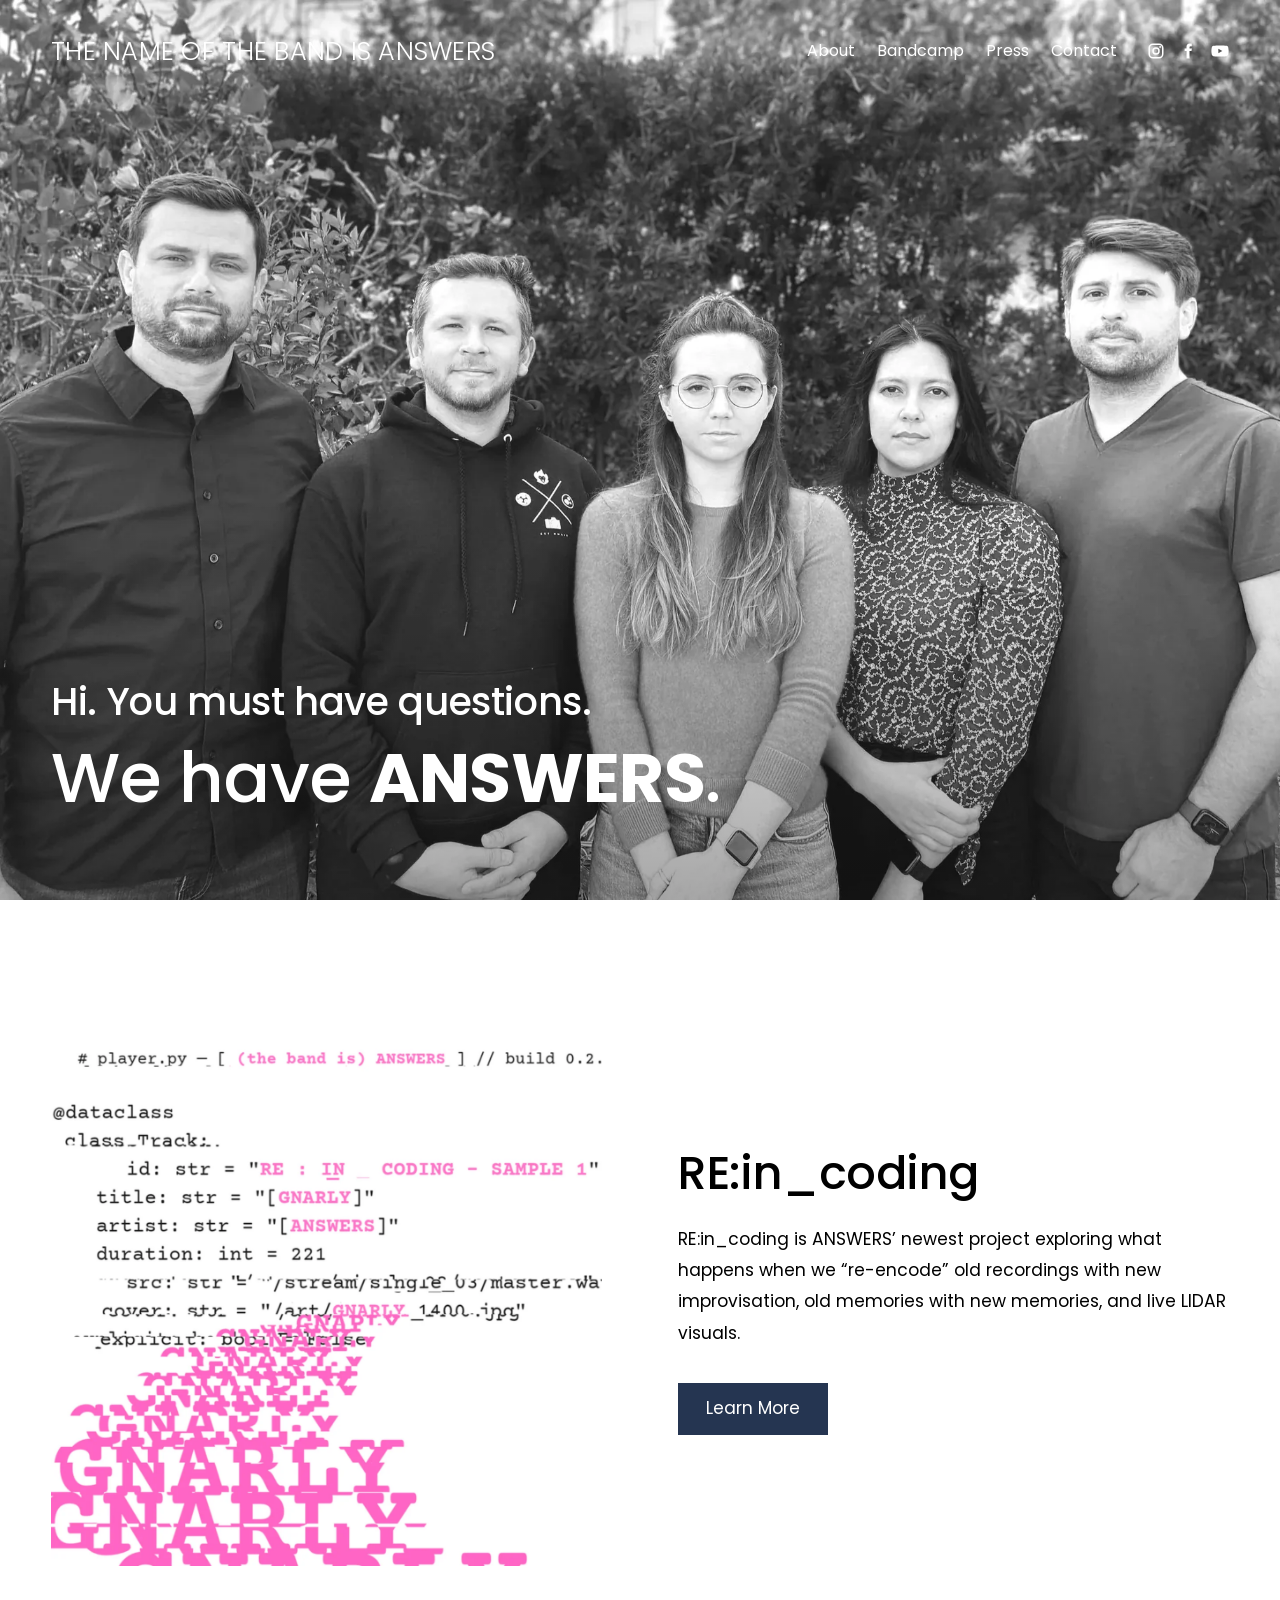
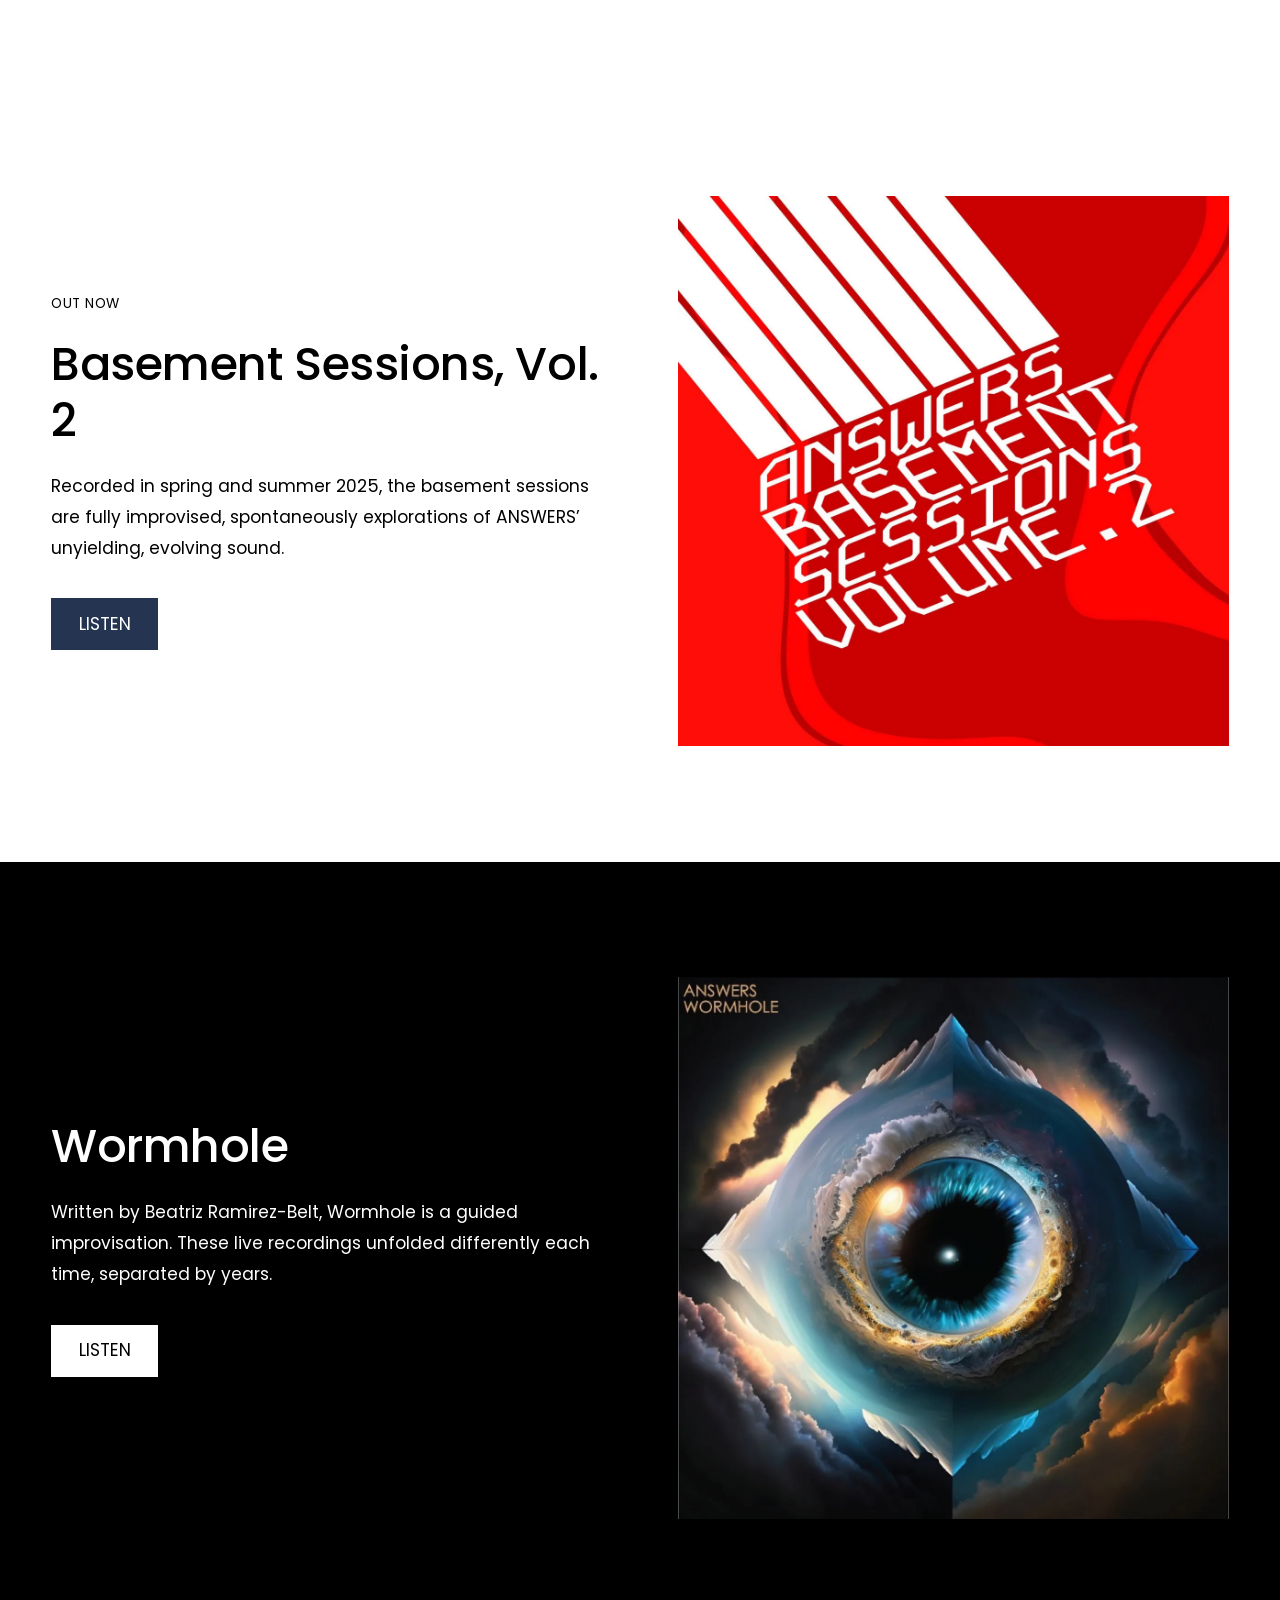
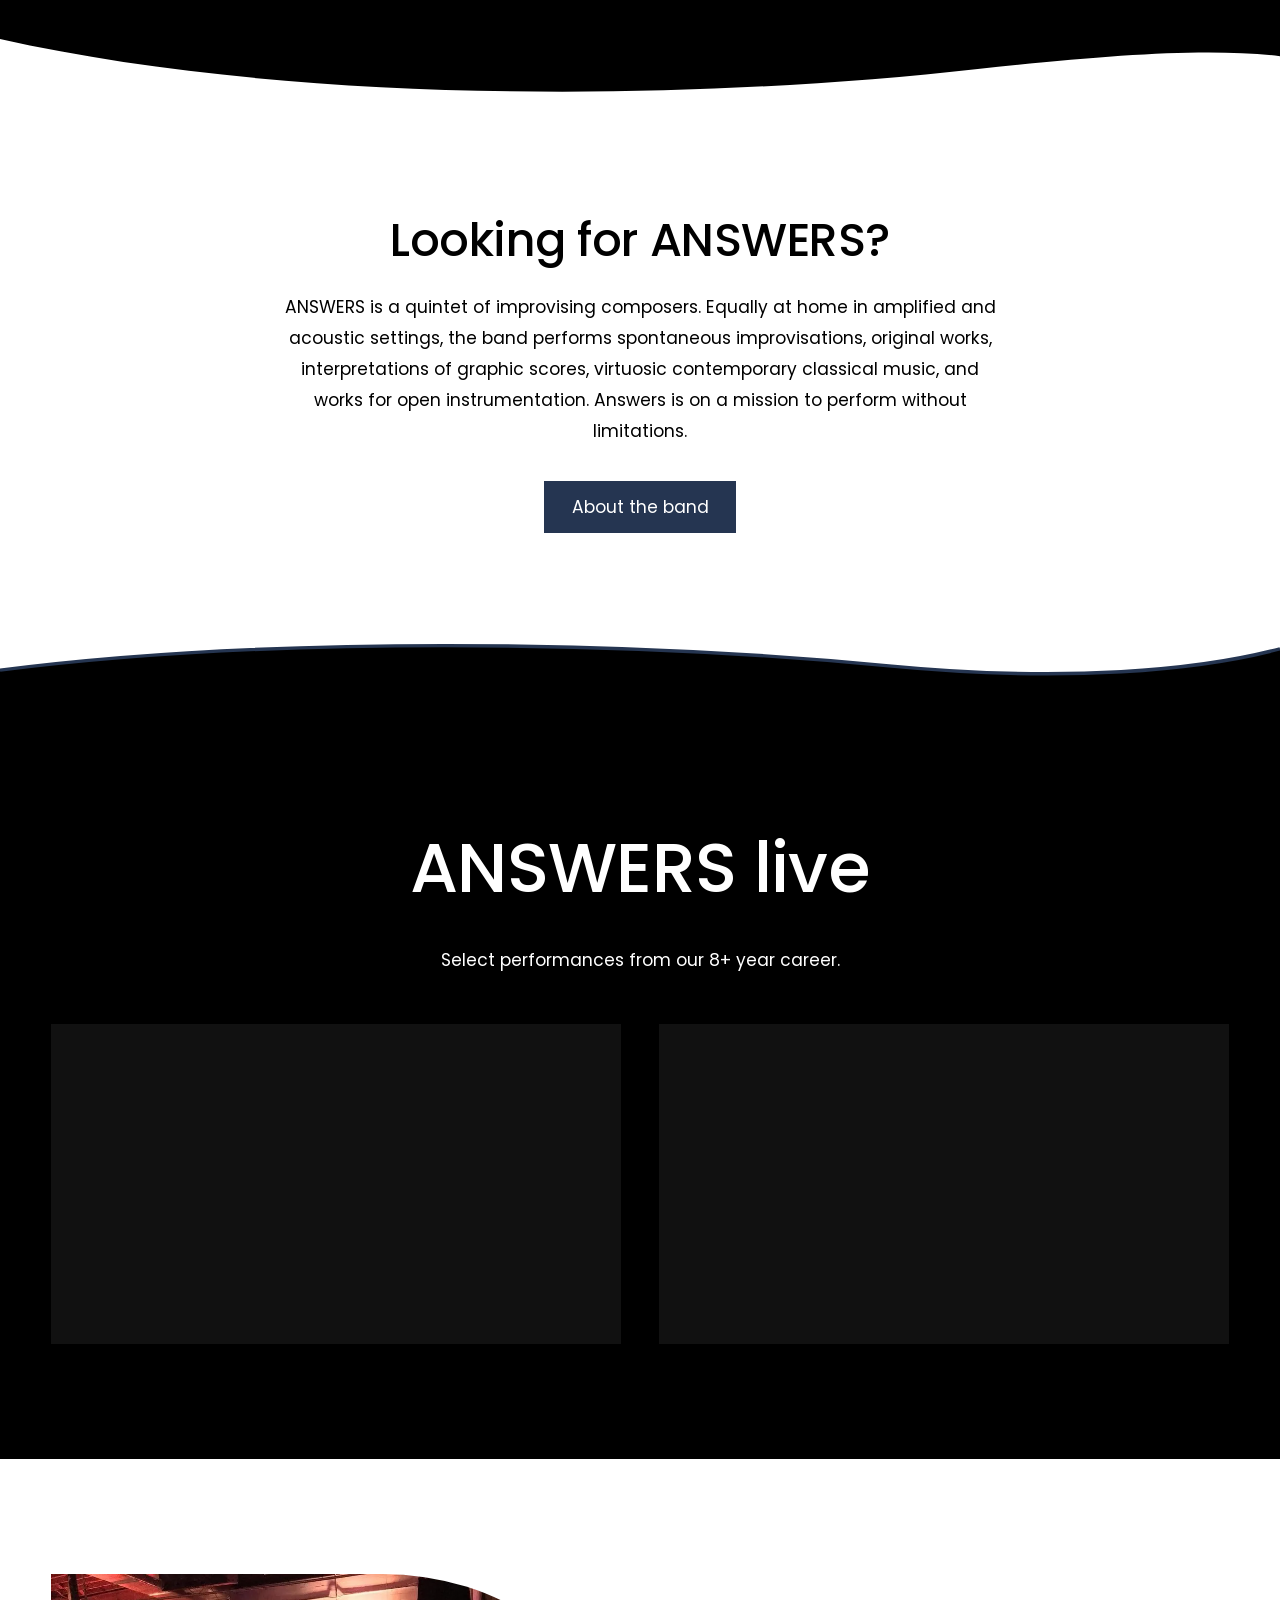
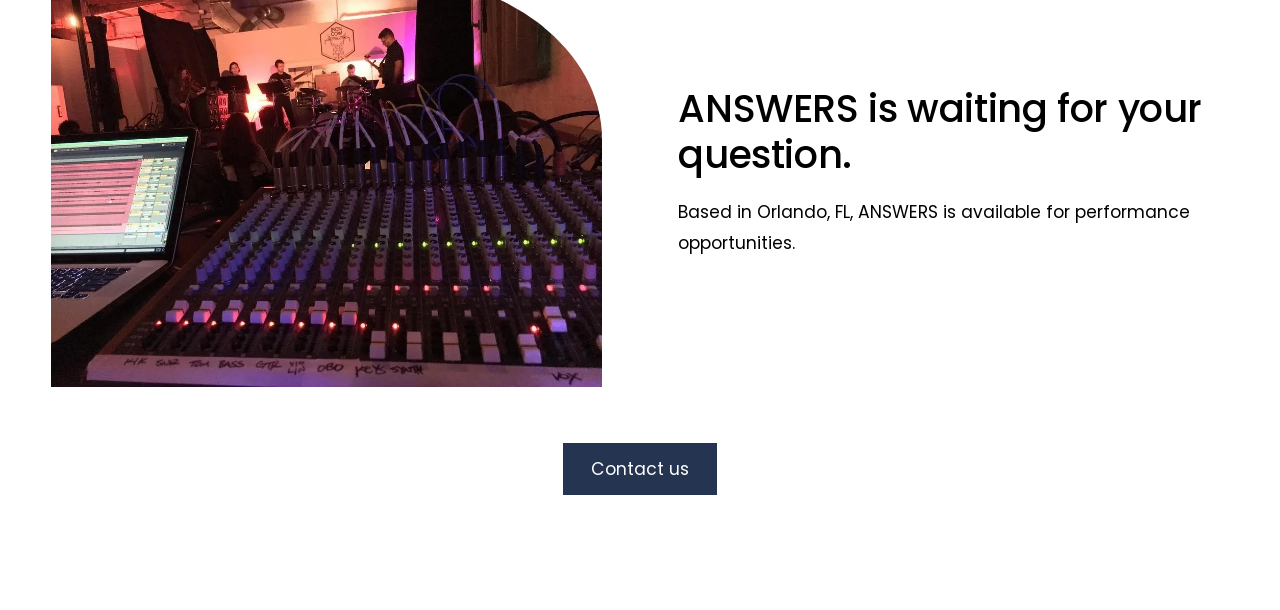
<file: index.html>
<!doctype html>
<html lang="en">
<head>
  <meta charset="utf-8">
  <meta name="viewport" content="width=device-width, initial-scale=1">
  <title>THE NAME OF THE BAND IS ANSWERS</title>
  <meta name="description" content="ANSWERS is an experimental classical quintet of improvising composers based in Orlando, FL.">
  <link rel="canonical" href="https://thebandisanswers.com/">
  <!-- Social sharing previews (OpenGraph + X/Twitter) -->
  <meta property="og:site_name" content="ANSWERS">
  <meta property="og:type" content="website">
  <meta property="og:title" content="THE NAME OF THE BAND IS ANSWERS">
  <meta property="og:description" content="ANSWERS is an experimental classical quintet of improvising composers based in Orlando, FL.">
  <meta property="og:url" content="https://thebandisanswers.com/">
  <meta property="og:image" content="https://thebandisanswers.com/images/og/og-home.jpg">
  <meta property="og:image:width" content="1200">
  <meta property="og:image:height" content="630">
  <meta property="og:image:alt" content="The five members of ANSWERS standing outdoors in front of trees">
  <meta property="og:locale" content="en_US">
  <meta name="twitter:card" content="summary_large_image">
  <meta name="twitter:title" content="THE NAME OF THE BAND IS ANSWERS">
  <meta name="twitter:description" content="ANSWERS is an experimental classical quintet of improvising composers based in Orlando, FL.">
  <meta name="twitter:image" content="https://thebandisanswers.com/images/og/og-home.jpg">
  <meta name="twitter:image:alt" content="The five members of ANSWERS standing outdoors in front of trees">
  <link rel="preconnect" href="https://fonts.googleapis.com">
  <link rel="preconnect" href="https://fonts.gstatic.com" crossorigin>
  <link href="https://fonts.googleapis.com/css2?family=Poppins:wght@300;400;500;700&display=swap" rel="stylesheet">
  <link rel="stylesheet" href="css/style.css">
  <link rel="icon" type="image/png" href="images/favicon.png">
  <link rel="icon" href="favicon.ico" sizes="any">
  <link rel="apple-touch-icon" href="images/apple-touch-icon.png">
  <!-- Structured data: tells search engines who the band is (schema.org MusicGroup) -->
  <script type="application/ld+json">
  {
    "@context": "https://schema.org",
    "@type": "MusicGroup",
    "@id": "https://thebandisanswers.com/#band",
    "name": "ANSWERS",
    "alternateName": "The name of the band is ANSWERS",
    "url": "https://thebandisanswers.com/",
    "description": "ANSWERS is an experimental classical quintet of improvising composers based in Orlando, FL.",
    "genre": [
      "Experimental classical",
      "Contemporary classical",
      "Improvised music"
    ],
    "image": "https://thebandisanswers.com/images/og/og-home.jpg",
    "logo": "https://thebandisanswers.com/images/apple-touch-icon.png",
    "email": "theseanswers@gmail.com",
    "location": {
      "@type": "Place",
      "address": {
        "@type": "PostalAddress",
        "addressLocality": "Orlando",
        "addressRegion": "FL",
        "addressCountry": "US"
      }
    },
    "member": [
      {
        "@type": "Person",
        "name": "Thad Anderson",
        "jobTitle": "Vibrakit"
      },
      {
        "@type": "Person",
        "name": "Beatriz Ramirez-Belt",
        "jobTitle": "Oboe & English horn"
      },
      {
        "@type": "Person",
        "name": "Chris Belt",
        "jobTitle": "Guitar"
      },
      {
        "@type": "Person",
        "name": "Brandon Miller",
        "jobTitle": "Bass"
      },
      {
        "@type": "Person",
        "name": "Caitlin Pequignot",
        "jobTitle": "Violin"
      }
    ],
    "album": [
      {
        "@type": "MusicAlbum",
        "name": "Basement Sessions, Vol. 2",
        "url": "https://answers.bandcamp.com/album/the-basement-sessions-vol-2"
      },
      {
        "@type": "MusicAlbum",
        "name": "Wormhole",
        "url": "https://answers.bandcamp.com/album/wormhole"
      }
    ],
    "sameAs": [
      "https://answers.bandcamp.com",
      "https://www.instagram.com/thebandisanswers/",
      "https://www.facebook.com/weareAnswers",
      "https://www.youtube.com/channel/UCTAjD2TWs6QjuDl4Qg6po9Q"
    ]
  }
  </script>
</head>
<body>

  <header class="site-header site-header--light">
    <div class="container">
      <a class="site-title" href="/">The name of the band is ANSWERS</a>
      <button class="menu-toggle" aria-label="Open menu" aria-expanded="false" aria-controls="site-nav"><span></span><span></span></button>
      <nav class="site-nav" id="site-nav" aria-label="Main">
        <a href="/about">About</a>
        <a href="https://answers.bandcamp.com">Bandcamp</a>
        <a href="/press">Press</a>
        <a href="/contact">Contact</a>
        <div class="social">
          <a href="https://www.instagram.com/thebandisanswers/" aria-label="Instagram"><svg viewBox="0 0 24 24" fill="none" stroke="currentColor" stroke-width="2"><rect x="3" y="3" width="18" height="18" rx="5"/><circle cx="12" cy="12" r="4"/><circle cx="17.5" cy="6.5" r="1.2" fill="currentColor" stroke="none"/></svg></a>
          <a href="https://www.facebook.com/weareAnswers" aria-label="Facebook"><svg viewBox="0 0 24 24" fill="currentColor"><path d="M14 8.5V6.6c0-.8.5-1.1 1.1-1.1H17V2h-2.8C11.4 2 10 4 10 6.4v2.1H7.5V12H10v10h4V12h2.7l.5-3.5H14z"/></svg></a>
          <a href="https://www.youtube.com/channel/UCTAjD2TWs6QjuDl4Qg6po9Q" aria-label="YouTube"><svg viewBox="0 0 24 24" fill="currentColor"><path d="M23 7.2a3 3 0 0 0-2.1-2.1C19 4.6 12 4.6 12 4.6s-7 0-8.9.5A3 3 0 0 0 1 7.2 31 31 0 0 0 .5 12a31 31 0 0 0 .5 4.8 3 3 0 0 0 2.1 2.1c1.9.5 8.9.5 8.9.5s7 0 8.9-.5a3 3 0 0 0 2.1-2.1 31 31 0 0 0 .5-4.8 31 31 0 0 0-.5-4.8zM9.8 15.1V8.9l5.4 3.1-5.4 3.1z"/></svg></a>
        </div>
      </nav>
    </div>
  </header>

  <main>

    <!-- Hero -->
    <section class="hero">
      <div class="container">
        <p class="hero__intro">Hi. You must have questions.</p>
        <h1>We have <strong>ANSWERS</strong>.</h1>
      </div>
    </section>

    <!-- NEW: RE:in_coding feature -->
    <section class="section" id="re-in-coding">
      <div class="container split split--media-left">
        <div class="split__media">
          <div class="glitch" role="img" aria-label="RE:in_coding Sample 1 artwork: code listing for the track “GNARLY” by ANSWERS, with the word GNARLY glitching in pink">
            <div class="glitch__stack">
              <img class="glitch__layer glitch__layer--r" src="images/re-in-coding-gnarly.webp" alt="" width="1250" height="1250">
              <img class="glitch__layer glitch__layer--g" src="images/re-in-coding-gnarly.webp" alt="" width="1250" height="1250">
              <img class="glitch__layer glitch__layer--b" src="images/re-in-coding-gnarly.webp" alt="" width="1250" height="1250">
              <img class="glitch__slice glitch__slice--1" src="images/re-in-coding-gnarly.webp" alt="" width="1250" height="1250">
              <img class="glitch__slice glitch__slice--2" src="images/re-in-coding-gnarly.webp" alt="" width="1250" height="1250">
              <img class="glitch__slice glitch__slice--3" src="images/re-in-coding-gnarly.webp" alt="" width="1250" height="1250">
            </div>
          </div>
        </div>
        <div class="split__text">
          <h2>RE:in_coding</h2>
          <p>RE:in_coding is ANSWERS’ newest project exploring what happens when we “re-encode” old recordings with new improvisation, old memories with new memories, and live LIDAR visuals.</p>
          <a class="btn" href="/re-in-coding">Learn More</a>
        </div>
      </div>
    </section>

    <!-- Basement Sessions, Vol. 2 -->
    <section class="section">
      <div class="container split">
        <div class="split__text">
          <p class="eyebrow">Out now</p>
          <h2>Basement Sessions, Vol. 2</h2>
          <p>Recorded in spring and summer 2025, the basement sessions are fully improvised, spontaneously explorations of ANSWERS’ unyielding, evolving sound.</p>
          <a class="btn" href="https://answers.bandcamp.com/album/the-basement-sessions-vol-2">LISTEN</a>
        </div>
        <div class="split__media">
          <img src="images/basement-sessions-vol-2.webp" alt="Basement Sessions Volume 2 album cover" width="1200" height="1200" loading="lazy">
        </div>
      </div>
    </section>

    <!-- Wormhole -->
    <section class="section section--black has-wave">
      <div class="container split">
        <div class="split__text">
          <h2>Wormhole</h2>
          <p>Written by Beatriz Ramirez-Belt, Wormhole is a guided improvisation. These live recordings unfolded differently each time, separated by years.</p>
          <a class="btn btn--light" href="https://answers.bandcamp.com/album/wormhole">LISTEN</a>
        </div>
        <div class="split__media">
          <img src="images/wormhole.webp" alt="Wormhole album cover" width="1200" height="1200" loading="lazy">
        </div>
      </div>
      <svg class="wave" viewBox="0 0 1440 90" preserveAspectRatio="none" aria-hidden="true">
        <path d="M0,20 C320,95 760,95 1100,55 C1250,38 1360,30 1440,40 L1440,90 L0,90 Z" fill="#fff"/>
      </svg>
    </section>

    <!-- Looking for ANSWERS? -->
    <section class="section center has-wave">
      <div class="container narrow">
        <h2>Looking for ANSWERS?</h2>
        <p>ANSWERS is a quintet of improvising composers. Equally at home in amplified and acoustic settings, the band performs spontaneous improvisations, original works, interpretations of graphic scores, virtuosic contemporary classical music, and works for open instrumentation. Answers is on a mission to perform without limitations.</p>
        <a class="btn" href="/about" style="margin-top:1em">About the band</a>
      </div>
      <svg class="wave" viewBox="0 0 1440 90" preserveAspectRatio="none" aria-hidden="true">
        <path d="M0,40 C300,0 700,5 1000,35 C1200,55 1350,40 1440,15 L1440,90 L0,90 Z" fill="#000"/>
        <path d="M0,40 C300,0 700,5 1000,35 C1200,55 1350,40 1440,15" fill="none" stroke="#253551" stroke-width="4"/>
      </svg>
    </section>

    <!-- ANSWERS live -->
    <section class="section section--black center">
      <div class="container">
        <h2 class="fs-h1">ANSWERS live</h2>
        <p>Select performances from our 8+ year career.</p>
        <div class="videos">
          <div class="video"><iframe src="https://www.youtube.com/embed/1zmTdd_1qcU" title="ANSWERS live performance video 1" loading="lazy" allow="accelerometer; autoplay; clipboard-write; encrypted-media; gyroscope; picture-in-picture" allowfullscreen></iframe></div>
          <div class="video"><iframe src="https://www.youtube.com/embed/eEE3o4z0MKI" title="ANSWERS live performance video 2" loading="lazy" allow="accelerometer; autoplay; clipboard-write; encrypted-media; gyroscope; picture-in-picture" allowfullscreen></iframe></div>
        </div>
      </div>
    </section>

    <!-- Contact call-out -->
    <section class="section">
      <div class="container split split--media-left">
        <div class="split__media media-arch">
          <img src="images/live-1.webp" alt="Mixing desk in front of ANSWERS performing on a lit stage" loading="lazy">
        </div>
        <div class="split__text">
          <h2 class="fs-h3">ANSWERS is waiting for your question.</h2>
          <p>Based in Orlando, FL, ANSWERS is available for performance opportunities.</p>
        </div>
      </div>
      <div class="container center" style="margin-top:56px">
        <a class="btn" href="/contact">Contact us</a>
      </div>
    </section>

  </main>

  <!-- Colour-channel filters used by the RE:in_coding glitch effect -->
  <svg width="0" height="0" style="position:absolute" aria-hidden="true" focusable="false">
    <filter id="keep-red" color-interpolation-filters="sRGB"><feColorMatrix type="matrix" values="1 0 0 0 0  0 0 0 0 1  0 0 0 0 1  0 0 0 1 0"/></filter>
    <filter id="keep-green" color-interpolation-filters="sRGB"><feColorMatrix type="matrix" values="0 0 0 0 1  0 1 0 0 0  0 0 0 0 1  0 0 0 1 0"/></filter>
    <filter id="keep-blue" color-interpolation-filters="sRGB"><feColorMatrix type="matrix" values="0 0 0 0 1  0 0 0 0 1  0 0 1 0 0  0 0 0 1 0"/></filter>
  </svg>

  <script src="js/main.js"></script>
</body>
</html>
</file>
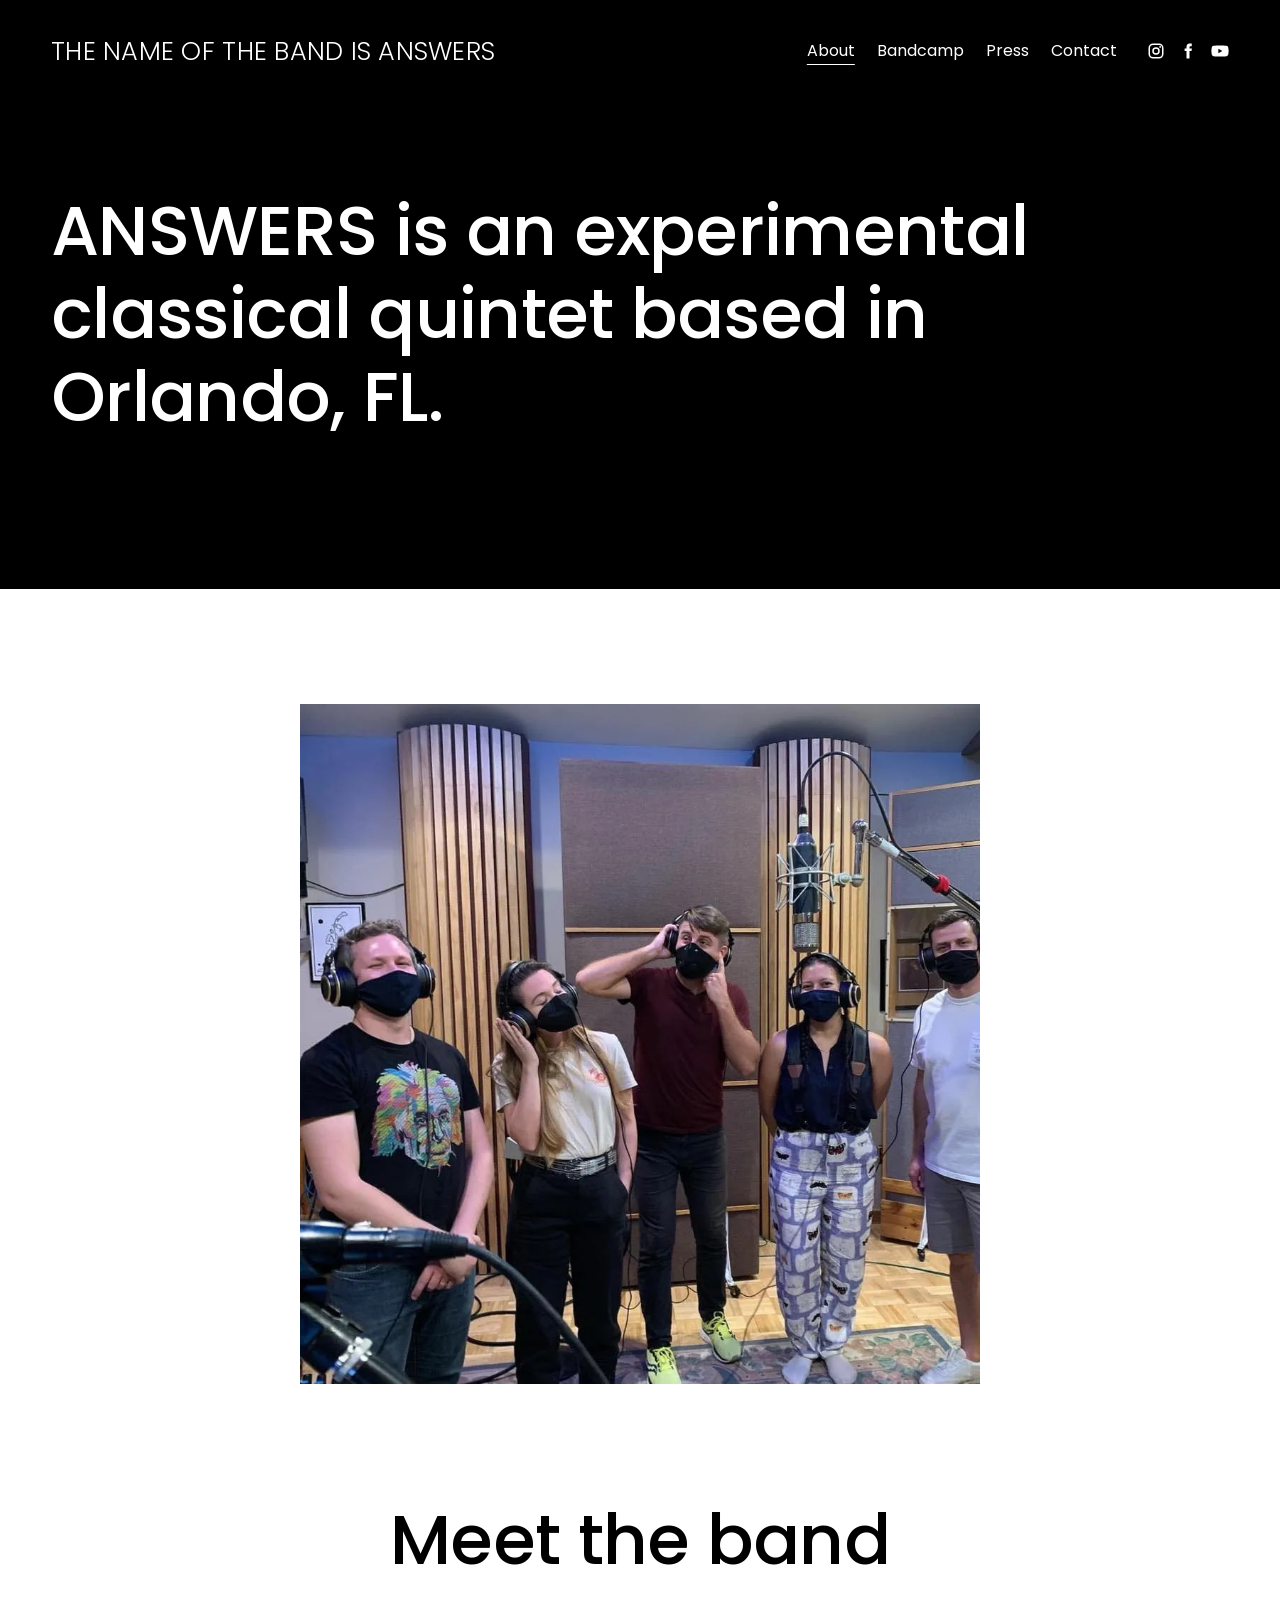
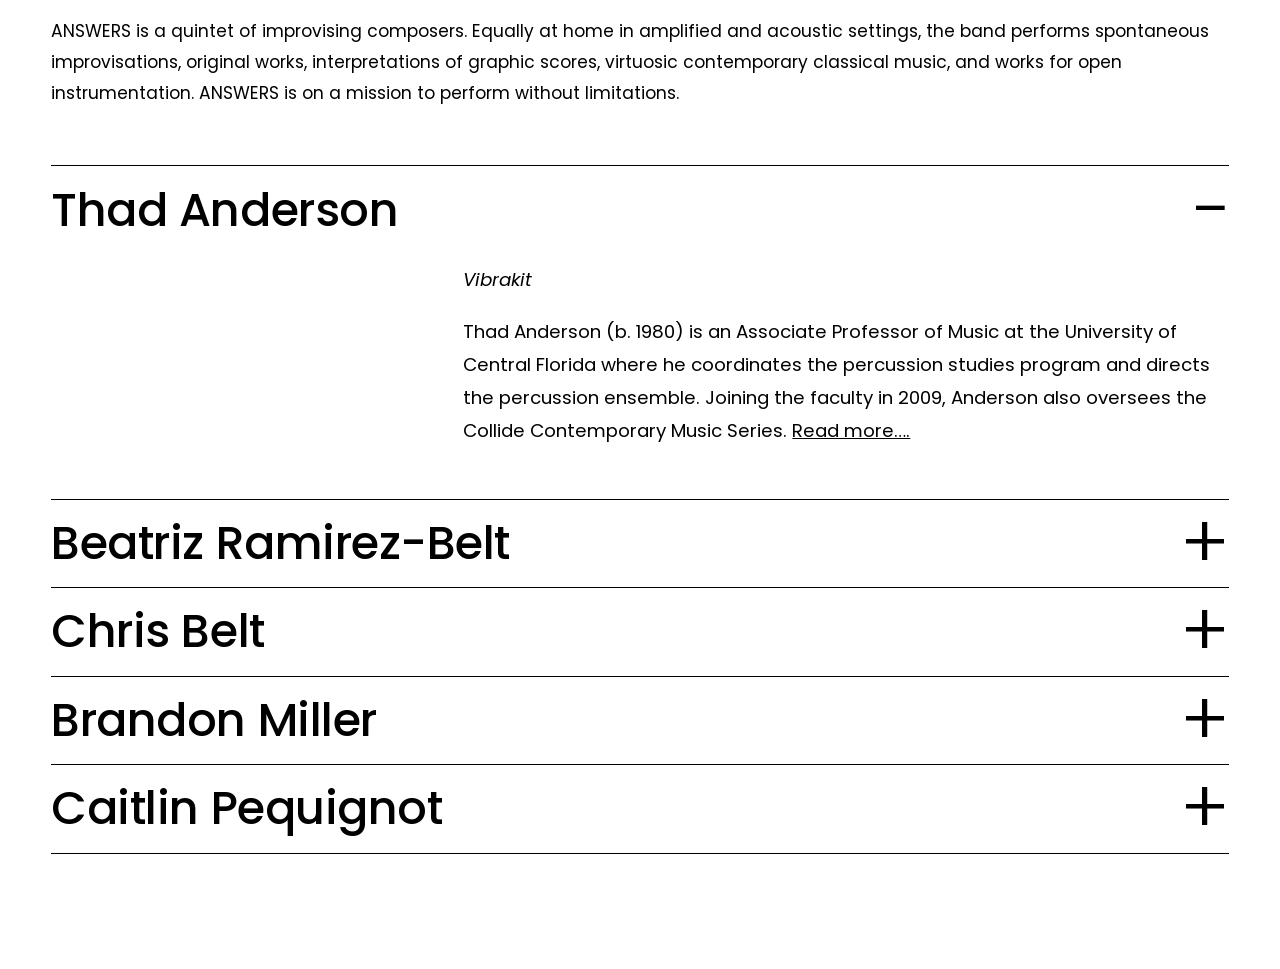
<file: about.html>
<!doctype html>
<html lang="en">
<head>
  <meta charset="utf-8">
  <meta name="viewport" content="width=device-width, initial-scale=1">
  <title>About — THE NAME OF THE BAND IS ANSWERS</title>
  <meta name="description" content="Meet ANSWERS, an experimental classical quintet based in Orlando, FL.">
  <link rel="canonical" href="https://thebandisanswers.com/about">
  <!-- Social sharing previews (OpenGraph + X/Twitter) -->
  <meta property="og:site_name" content="ANSWERS">
  <meta property="og:type" content="website">
  <meta property="og:title" content="About — THE NAME OF THE BAND IS ANSWERS">
  <meta property="og:description" content="Meet ANSWERS, an experimental classical quintet based in Orlando, FL.">
  <meta property="og:url" content="https://thebandisanswers.com/about">
  <meta property="og:image" content="https://thebandisanswers.com/images/og/og-home.jpg">
  <meta property="og:image:width" content="1200">
  <meta property="og:image:height" content="630">
  <meta property="og:image:alt" content="The five members of ANSWERS standing outdoors in front of trees">
  <meta property="og:locale" content="en_US">
  <meta name="twitter:card" content="summary_large_image">
  <meta name="twitter:title" content="About — THE NAME OF THE BAND IS ANSWERS">
  <meta name="twitter:description" content="Meet ANSWERS, an experimental classical quintet based in Orlando, FL.">
  <meta name="twitter:image" content="https://thebandisanswers.com/images/og/og-home.jpg">
  <meta name="twitter:image:alt" content="The five members of ANSWERS standing outdoors in front of trees">
  <link rel="preconnect" href="https://fonts.googleapis.com">
  <link rel="preconnect" href="https://fonts.gstatic.com" crossorigin>
  <link href="https://fonts.googleapis.com/css2?family=Poppins:wght@300;400;500;700&display=swap" rel="stylesheet">
  <link rel="stylesheet" href="css/style.css">
  <link rel="icon" type="image/png" href="images/favicon.png">
  <link rel="icon" href="favicon.ico" sizes="any">
  <link rel="apple-touch-icon" href="images/apple-touch-icon.png">
</head>
<body>

  <header class="site-header site-header--light">
    <div class="container">
      <a class="site-title" href="/">The name of the band is ANSWERS</a>
      <button class="menu-toggle" aria-label="Open menu" aria-expanded="false" aria-controls="site-nav"><span></span><span></span></button>
      <nav class="site-nav" id="site-nav" aria-label="Main">
        <a href="/about" aria-current="page">About</a>
        <a href="https://answers.bandcamp.com">Bandcamp</a>
        <a href="/press">Press</a>
        <a href="/contact">Contact</a>
        <div class="social">
          <a href="https://www.instagram.com/thebandisanswers/" aria-label="Instagram"><svg viewBox="0 0 24 24" fill="none" stroke="currentColor" stroke-width="2"><rect x="3" y="3" width="18" height="18" rx="5"/><circle cx="12" cy="12" r="4"/><circle cx="17.5" cy="6.5" r="1.2" fill="currentColor" stroke="none"/></svg></a>
          <a href="https://www.facebook.com/weareAnswers" aria-label="Facebook"><svg viewBox="0 0 24 24" fill="currentColor"><path d="M14 8.5V6.6c0-.8.5-1.1 1.1-1.1H17V2h-2.8C11.4 2 10 4 10 6.4v2.1H7.5V12H10v10h4V12h2.7l.5-3.5H14z"/></svg></a>
          <a href="https://www.youtube.com/channel/UCTAjD2TWs6QjuDl4Qg6po9Q" aria-label="YouTube"><svg viewBox="0 0 24 24" fill="currentColor"><path d="M23 7.2a3 3 0 0 0-2.1-2.1C19 4.6 12 4.6 12 4.6s-7 0-8.9.5A3 3 0 0 0 1 7.2 31 31 0 0 0 .5 12a31 31 0 0 0 .5 4.8 3 3 0 0 0 2.1 2.1c1.9.5 8.9.5 8.9.5s7 0 8.9-.5a3 3 0 0 0 2.1-2.1 31 31 0 0 0 .5-4.8 31 31 0 0 0-.5-4.8zM9.8 15.1V8.9l5.4 3.1-5.4 3.1z"/></svg></a>
        </div>
      </nav>
    </div>
  </header>

  <main>

    <section class="section section--black page-intro">
      <div class="container">
        <h1>ANSWERS is an experimental classical quintet based in Orlando, FL.</h1>
      </div>
    </section>

    <section class="section">
      <div class="container">
        <img class="about-photo" src="images/about-band.webp" alt="The five members of ANSWERS in a recording studio wearing headphones and masks" width="957" height="957">
      </div>
    </section>

    <section class="section" style="padding-top:0">
      <div class="container">
        <h2 class="center fs-h1">Meet the band</h2>
        <p>ANSWERS is a quintet of improvising composers. Equally at home in amplified and acoustic settings, the band performs spontaneous improvisations, original works, interpretations of graphic scores, virtuosic contemporary classical music, and works for open instrumentation. ANSWERS is on a mission to perform without limitations.</p>

        <div class="accordion accordion--members" style="margin-top:56px">
          <details open>
            <summary><h3 class="accordion__title">Thad Anderson</h3></summary>
            <div class="accordion__body">
              <p class="instrument">Vibrakit</p>
              <p>Thad Anderson (b. 1980) is an Associate Professor of Music at the University of Central Florida where he coordinates the percussion studies program and directs the percussion ensemble. Joining the faculty in 2009, Anderson also oversees the Collide Contemporary Music Series. <a href="http://www.thadanderson.com/about/">Read more….</a></p>
            </div>
          </details>
          <details>
            <summary><h3 class="accordion__title">Beatriz Ramirez-Belt</h3></summary>
            <div class="accordion__body">
              <p class="instrument">Oboe &amp; English horn</p>
              <p>Beatriz Ramirez is a freelance oboist currently residing in Orlando, Florida. She is a co-founder and performer in the Alterity Chamber Orchestra and also performs regularly in Belt &amp; Ramirez and ANSWERS.</p>
              <p>Beatriz received her B.M. in 2012 from UCF studying with Jamie Strefeler and received her M.M. in 2015 from the Manhattan School of Music where she studied with Stephen Taylor. <a href="http://www.beltandramirez.com/home">Read more…</a></p>
            </div>
          </details>
          <details>
            <summary><h3 class="accordion__title">Chris Belt</h3></summary>
            <div class="accordion__body">
              <p class="instrument">Guitar</p>
              <p>Christopher Belt enjoys a a multi-faceted career as a performer, arts administrator, and educator. Recent engagements include conducting the Alterity Chamber Orchestra in a performance of John Adams “Son of Chamber Symphony”, a featured solo performance for the live taping of the nationally broadcast NPR program “Science Friday,” and the premiere of an original new site-specific work for 60 guitarists that he composed and conducted. <a href="http://www.beltandramirez.com">Read more…</a></p>
            </div>
          </details>
          <details>
            <summary><h3 class="accordion__title">Brandon Miller</h3></summary>
            <div class="accordion__body">
              <p class="instrument">Bass</p>
              <p>Brandon Kyle Jude Miller is a freelance bassist, composer, and educator born and raised in Orlando, Florida. Current projects include ANSWERS, Cornelius Lee, Two Pounds, and The Looniest Toon. Former projects include Ancient Sun, Flat Land, and The Brian Tarquin Group. Brandon received his degrees in jazz performance from the University of Central Florida and the University of South Florida. He performs on double, electric, and keyboard basses. Read more…</p>
            </div>
          </details>
          <details>
            <summary><h3 class="accordion__title">Caitlin Pequignot</h3></summary>
            <div class="accordion__body">
              <p class="instrument">Violin</p>
              <p>Caitlin Pequignot is a producer, singer, and violinist who makes pop-electronic music when she isn’t working in tech. She has been writing, producing, and performing her original music since 2008, slowly evolving her blend of pop-synths, evocative strings, and contemplative original lyrics.</p>
              <p>A classically-trained professional violinist, Caitlin studied music and molecular biology at Yale University before returning home to Orlando, Florida. While there, she performed with ensembles like the Orlando Philharmonic Orchestra, the new music pioneers of the Alterity Chamber Ensemble, and ANSWERS. She now lives in San Francisco, California, where she works at Airtable as a user experience researcher and creates pop-electronic music under the name Aveleon. <a href="https://caitlinpequignot.com">Read more…</a></p>
            </div>
          </details>
        </div>
      </div>
    </section>

  </main>

  <script src="js/main.js"></script>
</body>
</html>
</file>
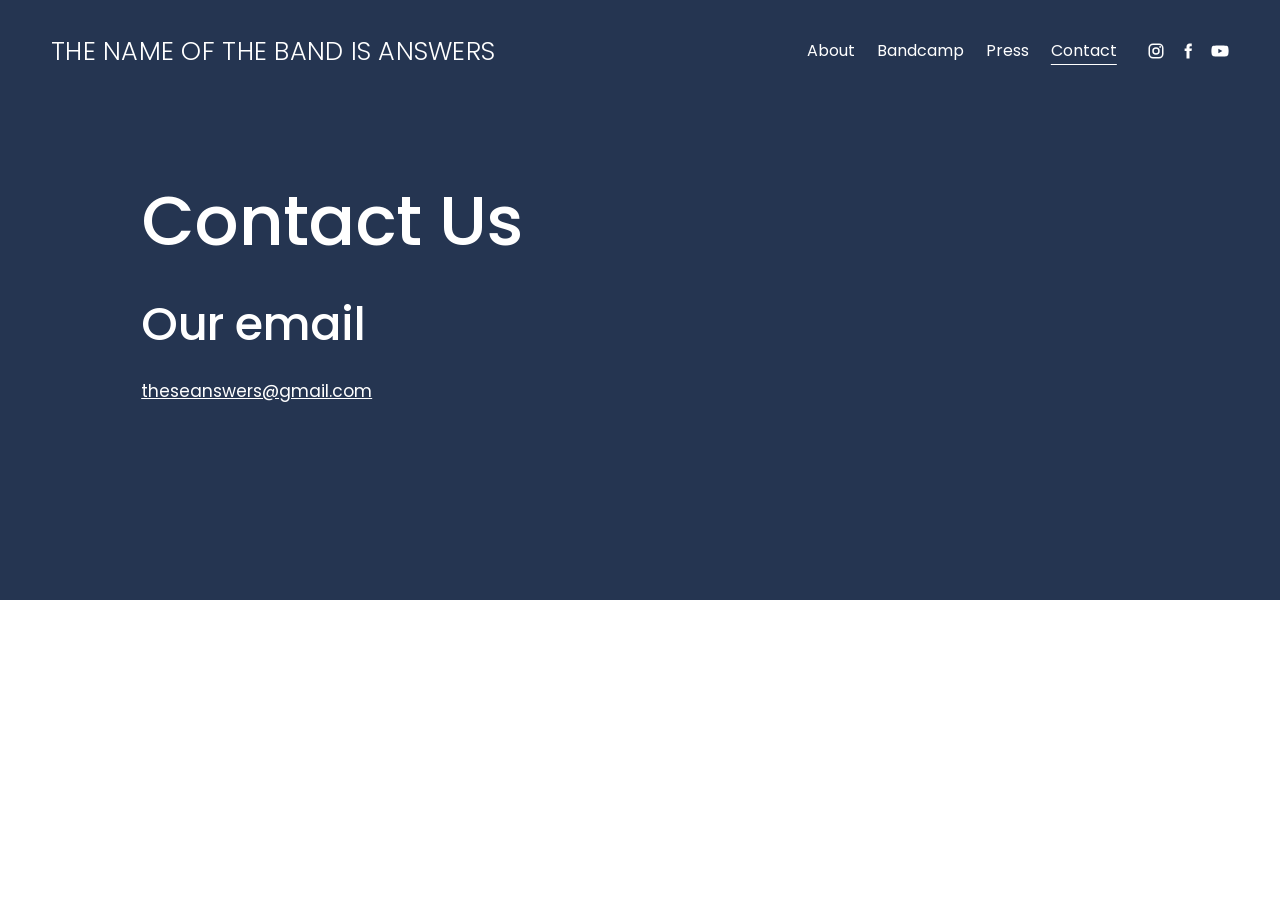
<file: contact.html>
<!doctype html>
<html lang="en">
<head>
  <meta charset="utf-8">
  <meta name="viewport" content="width=device-width, initial-scale=1">
  <title>Contact — THE NAME OF THE BAND IS ANSWERS</title>
  <meta name="description" content="Get in touch with ANSWERS for performances and press.">
  <link rel="canonical" href="https://thebandisanswers.com/contact">
  <!-- Social sharing previews (OpenGraph + X/Twitter) -->
  <meta property="og:site_name" content="ANSWERS">
  <meta property="og:type" content="website">
  <meta property="og:title" content="Contact — THE NAME OF THE BAND IS ANSWERS">
  <meta property="og:description" content="Get in touch with ANSWERS for performances and press.">
  <meta property="og:url" content="https://thebandisanswers.com/contact">
  <meta property="og:image" content="https://thebandisanswers.com/images/og/og-home.jpg">
  <meta property="og:image:width" content="1200">
  <meta property="og:image:height" content="630">
  <meta property="og:image:alt" content="The five members of ANSWERS standing outdoors in front of trees">
  <meta property="og:locale" content="en_US">
  <meta name="twitter:card" content="summary_large_image">
  <meta name="twitter:title" content="Contact — THE NAME OF THE BAND IS ANSWERS">
  <meta name="twitter:description" content="Get in touch with ANSWERS for performances and press.">
  <meta name="twitter:image" content="https://thebandisanswers.com/images/og/og-home.jpg">
  <meta name="twitter:image:alt" content="The five members of ANSWERS standing outdoors in front of trees">
  <link rel="preconnect" href="https://fonts.googleapis.com">
  <link rel="preconnect" href="https://fonts.gstatic.com" crossorigin>
  <link href="https://fonts.googleapis.com/css2?family=Poppins:wght@300;400;500;700&display=swap" rel="stylesheet">
  <link rel="stylesheet" href="css/style.css">
  <link rel="icon" type="image/png" href="images/favicon.png">
  <link rel="icon" href="favicon.ico" sizes="any">
  <link rel="apple-touch-icon" href="images/apple-touch-icon.png">
</head>
<body>

  <header class="site-header site-header--light">
    <div class="container">
      <a class="site-title" href="/">The name of the band is ANSWERS</a>
      <button class="menu-toggle" aria-label="Open menu" aria-expanded="false" aria-controls="site-nav"><span></span><span></span></button>
      <nav class="site-nav" id="site-nav" aria-label="Main">
        <a href="/about">About</a>
        <a href="https://answers.bandcamp.com">Bandcamp</a>
        <a href="/press">Press</a>
        <a href="/contact" aria-current="page">Contact</a>
        <div class="social">
          <a href="https://www.instagram.com/thebandisanswers/" aria-label="Instagram"><svg viewBox="0 0 24 24" fill="none" stroke="currentColor" stroke-width="2"><rect x="3" y="3" width="18" height="18" rx="5"/><circle cx="12" cy="12" r="4"/><circle cx="17.5" cy="6.5" r="1.2" fill="currentColor" stroke="none"/></svg></a>
          <a href="https://www.facebook.com/weareAnswers" aria-label="Facebook"><svg viewBox="0 0 24 24" fill="currentColor"><path d="M14 8.5V6.6c0-.8.5-1.1 1.1-1.1H17V2h-2.8C11.4 2 10 4 10 6.4v2.1H7.5V12H10v10h4V12h2.7l.5-3.5H14z"/></svg></a>
          <a href="https://www.youtube.com/channel/UCTAjD2TWs6QjuDl4Qg6po9Q" aria-label="YouTube"><svg viewBox="0 0 24 24" fill="currentColor"><path d="M23 7.2a3 3 0 0 0-2.1-2.1C19 4.6 12 4.6 12 4.6s-7 0-8.9.5A3 3 0 0 0 1 7.2 31 31 0 0 0 .5 12a31 31 0 0 0 .5 4.8 3 3 0 0 0 2.1 2.1c1.9.5 8.9.5 8.9.5s7 0 8.9-.5a3 3 0 0 0 2.1-2.1 31 31 0 0 0 .5-4.8 31 31 0 0 0-.5-4.8zM9.8 15.1V8.9l5.4 3.1-5.4 3.1z"/></svg></a>
        </div>
      </nav>
    </div>
  </header>

  <main>
    <section class="section section--navy contact-hero">
      <div class="container">
        <h1>Contact Us</h1>
        <h2>Our email</h2>
        <p><a href="mailto:theseanswers@gmail.com">theseanswers@gmail.com</a></p>
      </div>
    </section>
  </main>

  <script src="js/main.js"></script>
</body>
</html>
</file>
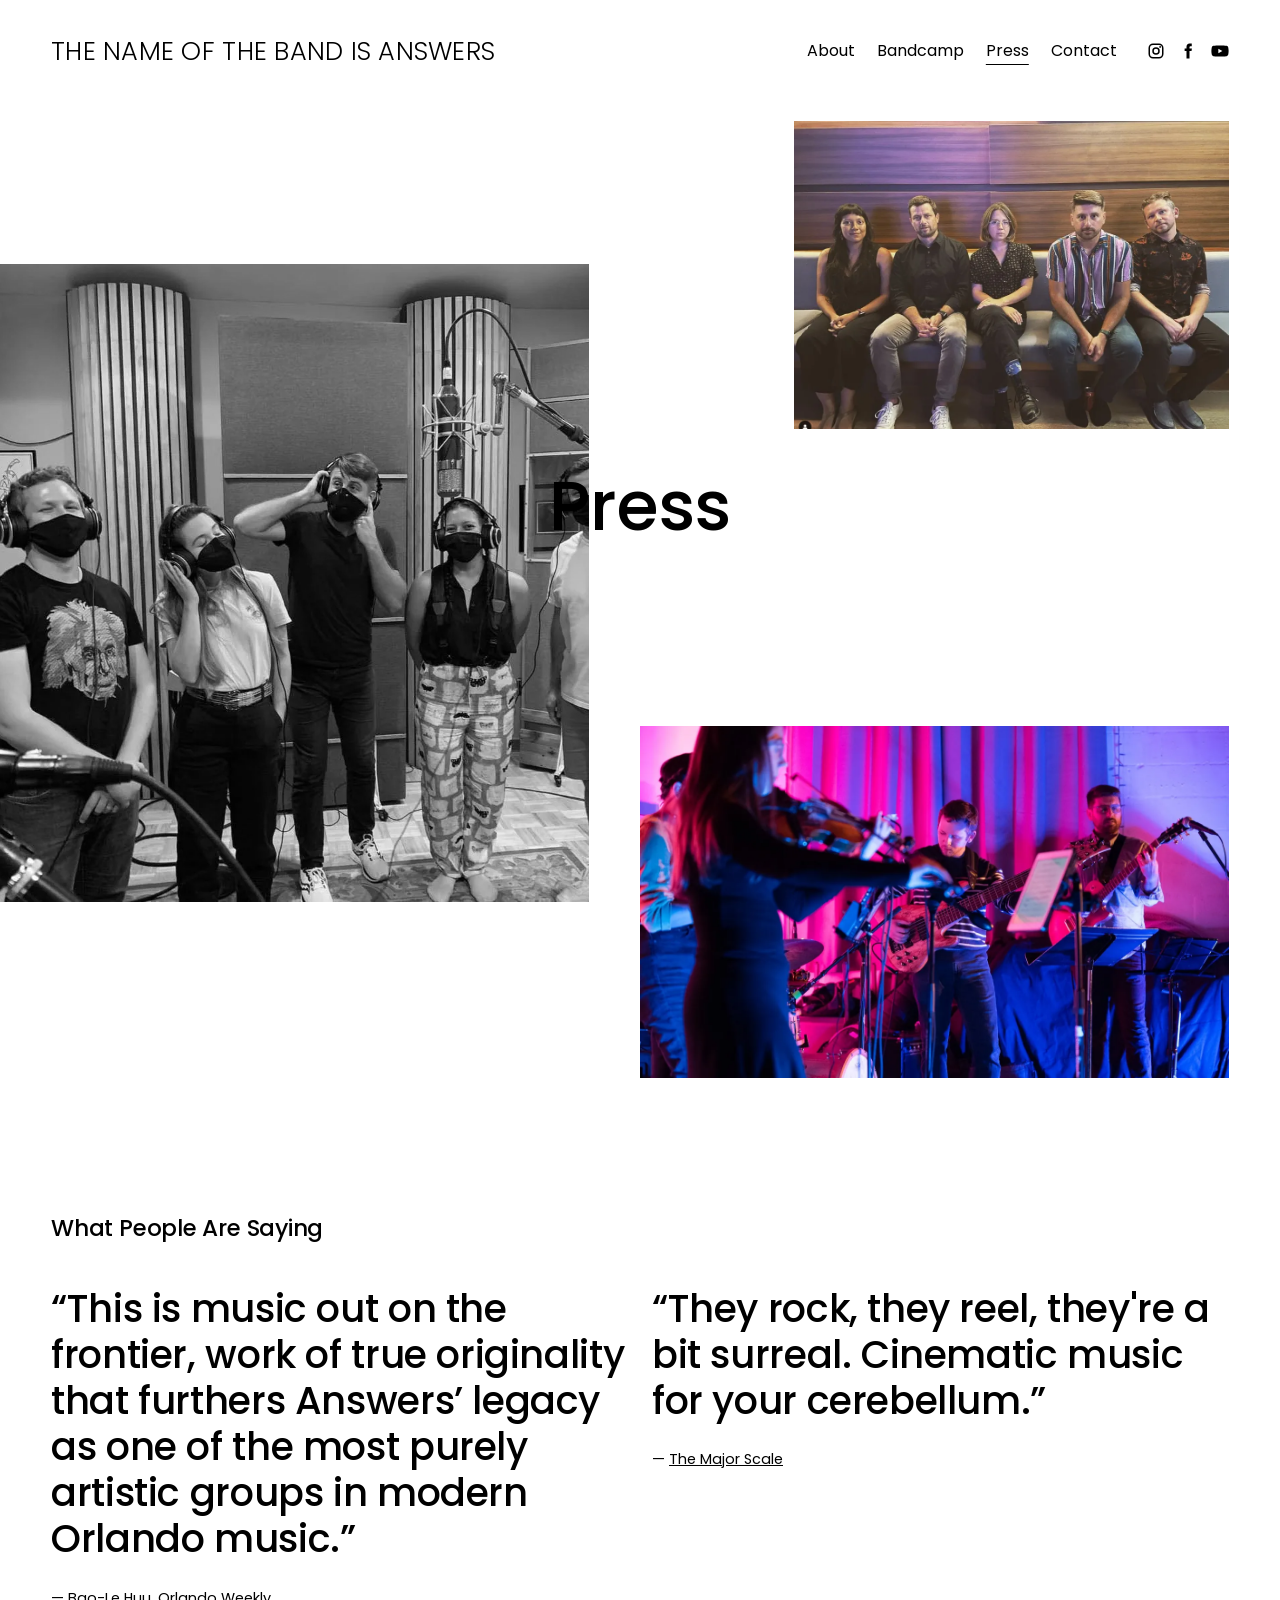
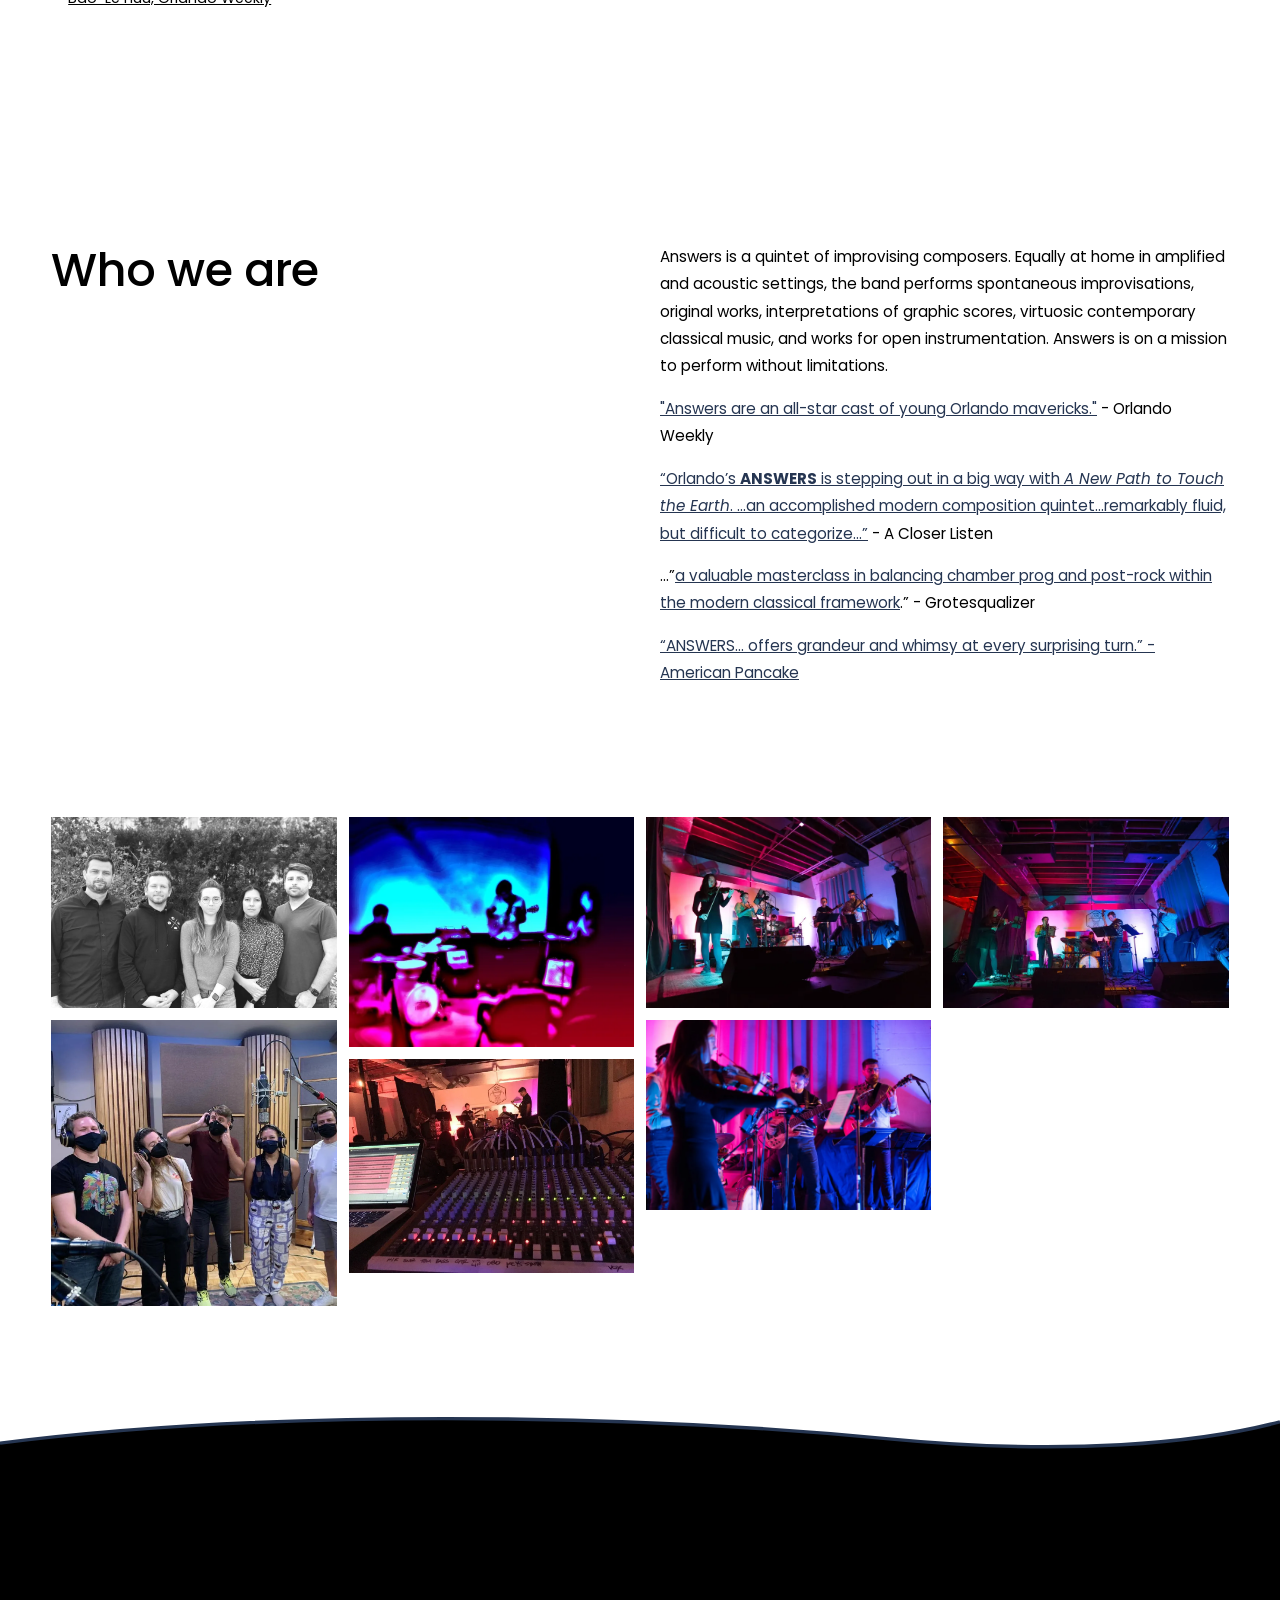
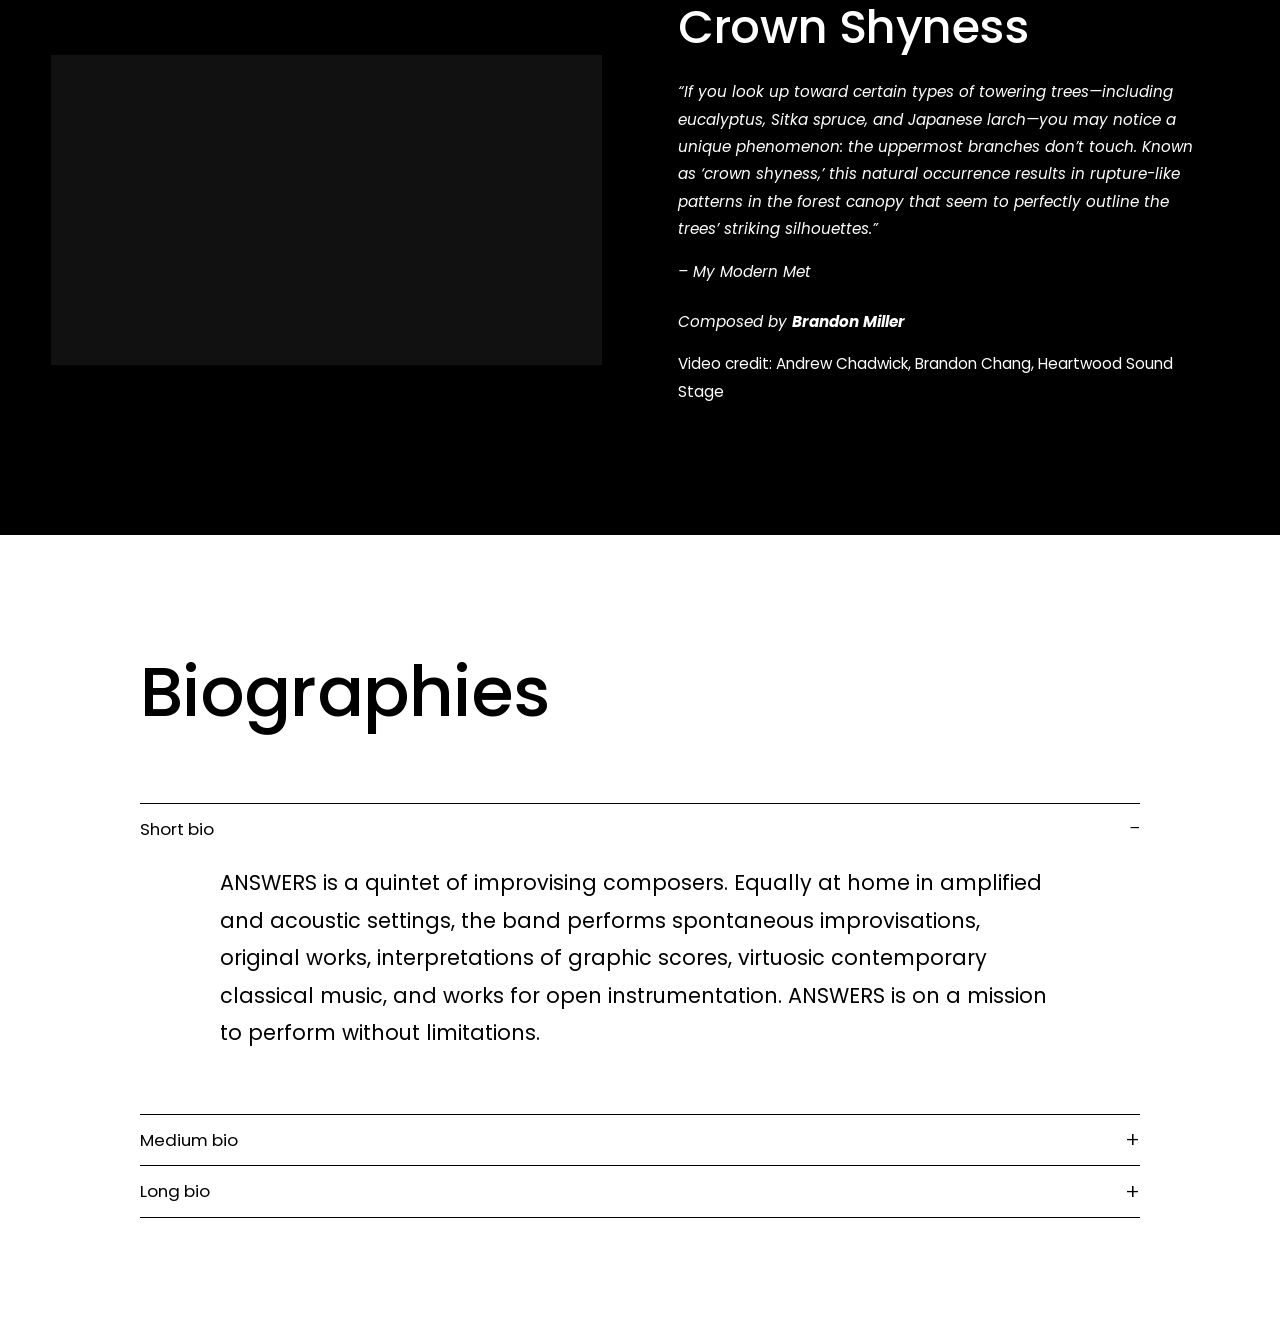
<file: press.html>
<!doctype html>
<html lang="en">
<head>
  <meta charset="utf-8">
  <meta name="viewport" content="width=device-width, initial-scale=1">
  <title>Press — THE NAME OF THE BAND IS ANSWERS</title>
  <meta name="description" content="Press quotes, photos, video and biographies for ANSWERS.">
  <link rel="canonical" href="https://thebandisanswers.com/press">
  <!-- Social sharing previews (OpenGraph + X/Twitter) -->
  <meta property="og:site_name" content="ANSWERS">
  <meta property="og:type" content="website">
  <meta property="og:title" content="Press — THE NAME OF THE BAND IS ANSWERS">
  <meta property="og:description" content="Press quotes, photos, video and biographies for ANSWERS.">
  <meta property="og:url" content="https://thebandisanswers.com/press">
  <meta property="og:image" content="https://thebandisanswers.com/images/og/og-press.jpg">
  <meta property="og:image:width" content="1200">
  <meta property="og:image:height" content="630">
  <meta property="og:image:alt" content="The five members of ANSWERS seated on a bench">
  <meta property="og:locale" content="en_US">
  <meta name="twitter:card" content="summary_large_image">
  <meta name="twitter:title" content="Press — THE NAME OF THE BAND IS ANSWERS">
  <meta name="twitter:description" content="Press quotes, photos, video and biographies for ANSWERS.">
  <meta name="twitter:image" content="https://thebandisanswers.com/images/og/og-press.jpg">
  <meta name="twitter:image:alt" content="The five members of ANSWERS seated on a bench">
  <link rel="preconnect" href="https://fonts.googleapis.com">
  <link rel="preconnect" href="https://fonts.gstatic.com" crossorigin>
  <link href="https://fonts.googleapis.com/css2?family=Poppins:wght@300;400;500;700&display=swap" rel="stylesheet">
  <link rel="stylesheet" href="css/style.css">
  <link rel="icon" type="image/png" href="images/favicon.png">
  <link rel="icon" href="favicon.ico" sizes="any">
  <link rel="apple-touch-icon" href="images/apple-touch-icon.png">
</head>
<body>

  <header class="site-header">
    <div class="container">
      <a class="site-title" href="/">The name of the band is ANSWERS</a>
      <button class="menu-toggle" aria-label="Open menu" aria-expanded="false" aria-controls="site-nav"><span></span><span></span></button>
      <nav class="site-nav" id="site-nav" aria-label="Main">
        <a href="/about">About</a>
        <a href="https://answers.bandcamp.com">Bandcamp</a>
        <a href="/press" aria-current="page">Press</a>
        <a href="/contact">Contact</a>
        <div class="social">
          <a href="https://www.instagram.com/thebandisanswers/" aria-label="Instagram"><svg viewBox="0 0 24 24" fill="none" stroke="currentColor" stroke-width="2"><rect x="3" y="3" width="18" height="18" rx="5"/><circle cx="12" cy="12" r="4"/><circle cx="17.5" cy="6.5" r="1.2" fill="currentColor" stroke="none"/></svg></a>
          <a href="https://www.facebook.com/weareAnswers" aria-label="Facebook"><svg viewBox="0 0 24 24" fill="currentColor"><path d="M14 8.5V6.6c0-.8.5-1.1 1.1-1.1H17V2h-2.8C11.4 2 10 4 10 6.4v2.1H7.5V12H10v10h4V12h2.7l.5-3.5H14z"/></svg></a>
          <a href="https://www.youtube.com/channel/UCTAjD2TWs6QjuDl4Qg6po9Q" aria-label="YouTube"><svg viewBox="0 0 24 24" fill="currentColor"><path d="M23 7.2a3 3 0 0 0-2.1-2.1C19 4.6 12 4.6 12 4.6s-7 0-8.9.5A3 3 0 0 0 1 7.2 31 31 0 0 0 .5 12a31 31 0 0 0 .5 4.8 3 3 0 0 0 2.1 2.1c1.9.5 8.9.5 8.9.5s7 0 8.9-.5a3 3 0 0 0 2.1-2.1 31 31 0 0 0 .5-4.8 31 31 0 0 0-.5-4.8zM9.8 15.1V8.9l5.4 3.1-5.4 3.1z"/></svg></a>
        </div>
      </nav>
    </div>
  </header>

  <main>

    <!-- Collage + title -->
    <section class="press-hero">
      <img class="press-hero__img press-hero__img--a" src="images/about-band.webp" alt="ANSWERS in the recording studio" width="957" height="957">
      <img class="press-hero__img press-hero__img--b" src="images/press-band-seated.webp" alt="The five members of ANSWERS seated on a bench" width="1000" height="751">
      <img class="press-hero__img press-hero__img--c" src="images/press-iron-cow-2.webp" alt="ANSWERS performing under pink and blue stage lights" loading="lazy">
      <h1>Press</h1>
    </section>

    <!-- Quotes -->
    <section class="section">
      <div class="container">
        <h2 class="fs-h4">What People Are Saying</h2>
        <div class="quotes">
          <figure style="margin:0">
            <blockquote>“This is music out on the frontier, work of true originality that furthers Answers’ legacy as one of the most purely artistic groups in modern Orlando music.”</blockquote>
            <figcaption><cite>— <a href="https://www.orlandoweekly.com/music/orlando-classical-ensemble-answers-emerge-from-the-basement-with-new-music-40172813/">Bao-Le Huu, Orlando Weekly</a></cite></figcaption>
          </figure>
          <figure style="margin:0">
            <blockquote>“They rock, they reel, they're a bit surreal. Cinematic music for your cerebellum.”</blockquote>
            <figcaption><cite>— <a href="https://www.facebook.com/themajorscalejazz/">The Major Scale</a></cite></figcaption>
          </figure>
        </div>
      </div>
    </section>

    <!-- Who we are -->
    <section class="section">
      <div class="container who">
        <h2>Who we are</h2>
        <div class="who__body">
          <p>Answers is a quintet of improvising composers. Equally at home in amplified and acoustic settings, the band performs spontaneous improvisations, original works, interpretations of graphic scores, virtuosic contemporary classical music, and works for open instrumentation. Answers is on a mission to perform without limitations.</p>
          <p><a href="https://www.orlandoweekly.com/music/contemporary-classical-band-answers-are-an-all-star-cast-of-young-orlando-mavericks-31566001">"Answers are an all-star cast of young Orlando mavericks."</a> - Orlando Weekly</p>
          <p><a href="https://acloserlisten.com/2022/06/27/answers-a-new-path-to-touch-the-earth/">“Orlando’s <strong>ANSWERS</strong> is stepping out in a big way with <em>A New Path to Touch the Earth</em>. ...an accomplished modern composition quintet…remarkably fluid, but difficult to categorize…”</a> - A Closer Listen</p>
          <p>…”<a href="https://gtqlizer.blogspot.com/2022/05/answers-i-if-they-follow-their-heroes.html">a valuable masterclass in balancing chamber prog and post-rock within the modern classical framework</a>.” - Grotesqualizer</p>
          <p><a href="https://twitter.com/AmericanRobb/status/1525334894468923392">“ANSWERS… offers grandeur and whimsy at every surprising turn.” - American Pancake</a></p>
        </div>
      </div>
    </section>

    <!-- Gallery -->
    <section class="section has-wave" style="padding-top:0">
      <div class="container gallery">
        <a href="images/press/hero-band.jpg"><img src="images/hero-band.webp" alt="ANSWERS standing outdoors" loading="lazy"></a>
        <a href="images/press/about-band.jpg"><img src="images/about-band.webp" alt="ANSWERS in the recording studio" loading="lazy"></a>
        <a href="images/press/press-live-2.jpg"><img src="images/press-live-2.webp" alt="ANSWERS performing in blue and magenta light" loading="lazy"></a>
        <a href="images/press/live-1.jpg"><img src="images/live-1.webp" alt="Mixing desk in front of an ANSWERS performance" loading="lazy"></a>
        <a href="images/press/press-iron-cow-1.jpg"><img src="images/press-iron-cow-1.webp" alt="ANSWERS live at Iron Cow" loading="lazy"></a>
        <a href="images/press/press-iron-cow-2.jpg"><img src="images/press-iron-cow-2.webp" alt="ANSWERS live at Iron Cow" loading="lazy"></a>
        <a href="images/press/press-iron-cow-5.jpg"><img src="images/press-iron-cow-5.webp" alt="ANSWERS live at Iron Cow" loading="lazy"></a>
      </div>
      <svg class="wave" viewBox="0 0 1440 90" preserveAspectRatio="none" aria-hidden="true">
        <path d="M0,40 C300,0 700,5 1000,35 C1200,55 1350,40 1440,15 L1440,90 L0,90 Z" fill="#000"/>
        <path d="M0,40 C300,0 700,5 1000,35 C1200,55 1350,40 1440,15" fill="none" stroke="#253551" stroke-width="4"/>
      </svg>
    </section>

    <!-- Crown Shyness -->
    <section class="section section--black">
      <div class="container split split--media-left">
        <div class="split__media video">
          <iframe src="https://www.youtube.com/embed/lCpgnqmsOXU" title="Crown Shyness, composed by Brandon Miller" loading="lazy" allow="accelerometer; autoplay; clipboard-write; encrypted-media; gyroscope; picture-in-picture" allowfullscreen></iframe>
        </div>
        <div class="split__text crown">
          <h2>Crown Shyness</h2>
          <blockquote>
            <p>“If you look up toward certain types of towering trees—including eucalyptus, Sitka spruce, and Japanese larch—you may notice a unique phenomenon: the uppermost branches don’t touch. Known as ‘crown shyness,’ this natural occurrence results in rupture-like patterns in the forest canopy that seem to perfectly outline the trees’ striking silhouettes.”</p>
            <p>– My Modern Met</p>
          </blockquote>
          <p><em>Composed by <strong>Brandon Miller</strong></em></p>
          <p>Video credit: Andrew Chadwick, Brandon Chang, Heartwood Sound Stage</p>
        </div>
      </div>
    </section>

    <!-- Biographies -->
    <section class="section">
      <div class="container">
        <h2 class="fs-h1" style="max-width:1000px;margin:0 auto 1em">Biographies</h2>
        <div class="accordion accordion--bios">
          <details open>
            <summary><span class="accordion__title">Short bio</span></summary>
            <div class="accordion__body">
              <p>ANSWERS is a quintet of improvising composers. Equally at home in amplified and acoustic settings, the band performs spontaneous improvisations, original works, interpretations of graphic scores, virtuosic contemporary classical music, and works for open instrumentation. ANSWERS is on a mission to perform without limitations.</p>
            </div>
          </details>
          <details>
            <summary><span class="accordion__title">Medium bio</span></summary>
            <div class="accordion__body">
              <p>ANSWERS is a quintet of improvising composers. Equally at home in amplified and acoustic settings, the band performs spontaneous improvisations, original works, interpretations of graphic scores, virtuosic contemporary classical music, and works for open instrumentation. ANSWERS is on a mission to perform without limitations.</p>
              <p>ANSWERS formed in 2018 as an outlet for the five performer-composers in the group to play original music and free improvisations. The band held a monthly residency at Iron Cow in 2018 and 2019, which ended when violinist Caitlin Pequignot relocated from Orlando to San Francisco. ANSWERS began working on music remotely, releasing the ENDEVOLVE single in early 2020. Shortly thereafter, the band commissioned bassist Brandon Miller to compose a piece showcasing their ensemble playing as well as their brand of collective improvisation. The result is the band's first studio album, <em>A New Path to Touch the Earth</em>, produced by ANSWERS and recorded in one day at Phat Planet studios in Orlando, Fl. The work's three movements alternate between precisely notated structural sections and freely improvised responses, all of which were first takes recorded live in the studio without overdubs, while the music was extremely fresh under the band's fingers. John McEntire (Tortoise, The Sea and Cake, et al) was engaged to mix and master the record, which elevated the album to even greater heights.</p>
            </div>
          </details>
          <details>
            <summary><span class="accordion__title">Long bio</span></summary>
            <div class="accordion__body">
              <p>“A new addition to the annals of great music from the Sunshine State… This debut is a welcome treat to anyone who's enjoyed their live shows over the past few years. They rock, they reel, they're a bit surreal. Cinematic music for your cerebellum.”<br>- Kyle Eagle, The Major Scale</p>
              <p>ANSWERS is a quintet of improvising composers. Equally at home in amplified and acoustic settings, the band performs spontaneous improvisations, original works, interpretations of graphic scores, virtuosic contemporary classical music, and works for open instrumentation. ANSWERS is on a mission to perform without limitations.</p>
              <p>ANSWERS formed in 2018 as an outlet for the five performer-composers in the group to play original music and free improvisations. The band held a monthly residency at Iron Cow in 2018 and 2019, which ended when violinist Caitlin Pequignot relocated from Orlando to San Francisco. ANSWERS began working on music remotely, releasing the ENDEVOLVE single in early 2020. Shortly thereafter, the band commissioned bassist Brandon Miller to compose a piece showcasing their ensemble playing as well as their brand of collective improvisation. The result is the band's first studio album, <em>A New Path to Touch the Earth</em>, produced by ANSWERS and recorded in one day at Phat Planet studios in Orlando, Fl. The work's three movements alternate between precisely notated structural sections and freely improvised responses, all of which were first takes recorded live in the studio without overdubs, while the music was extremely fresh under the band's fingers. John McEntire (Tortoise, The Sea and Cake, et al) was engaged to mix and master the record, which elevated the album to even greater heights.</p>
            </div>
          </details>
        </div>
      </div>
    </section>

  </main>

  <script src="js/main.js"></script>
</body>
</html>
</file>
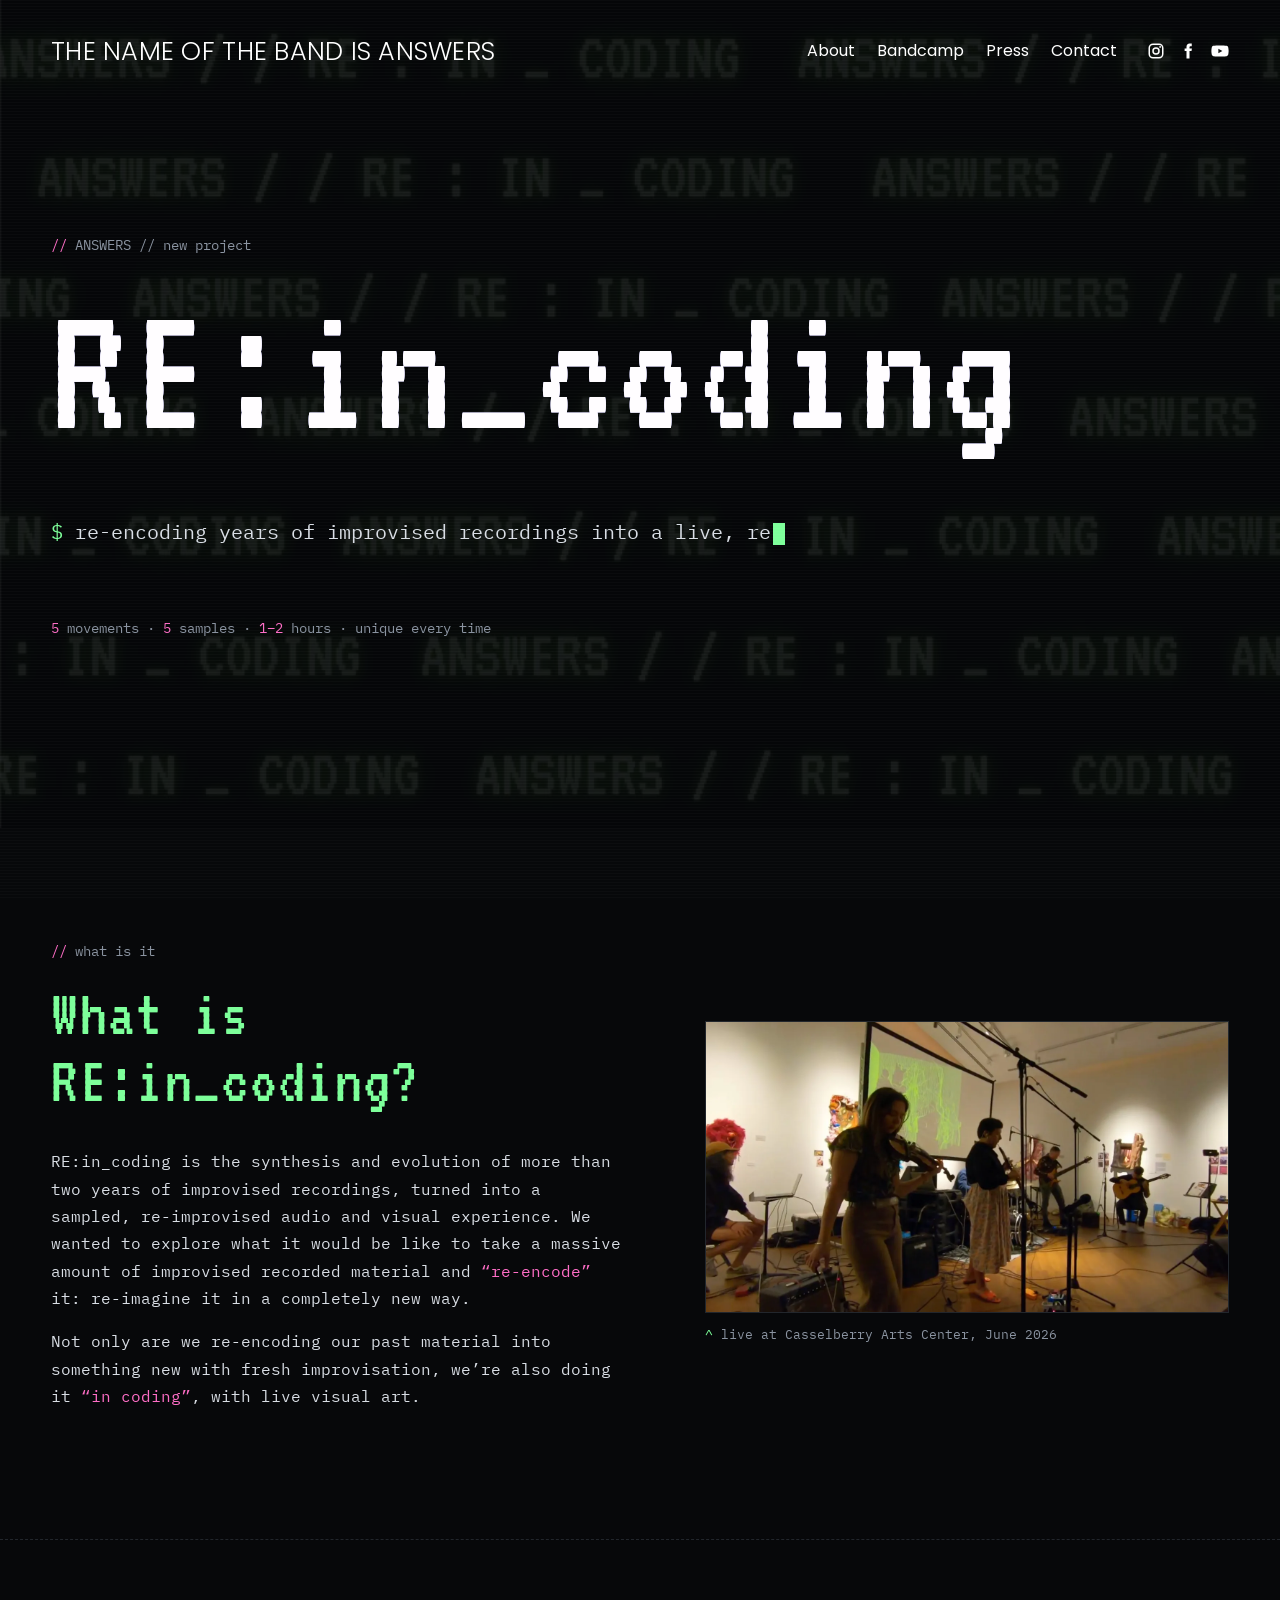
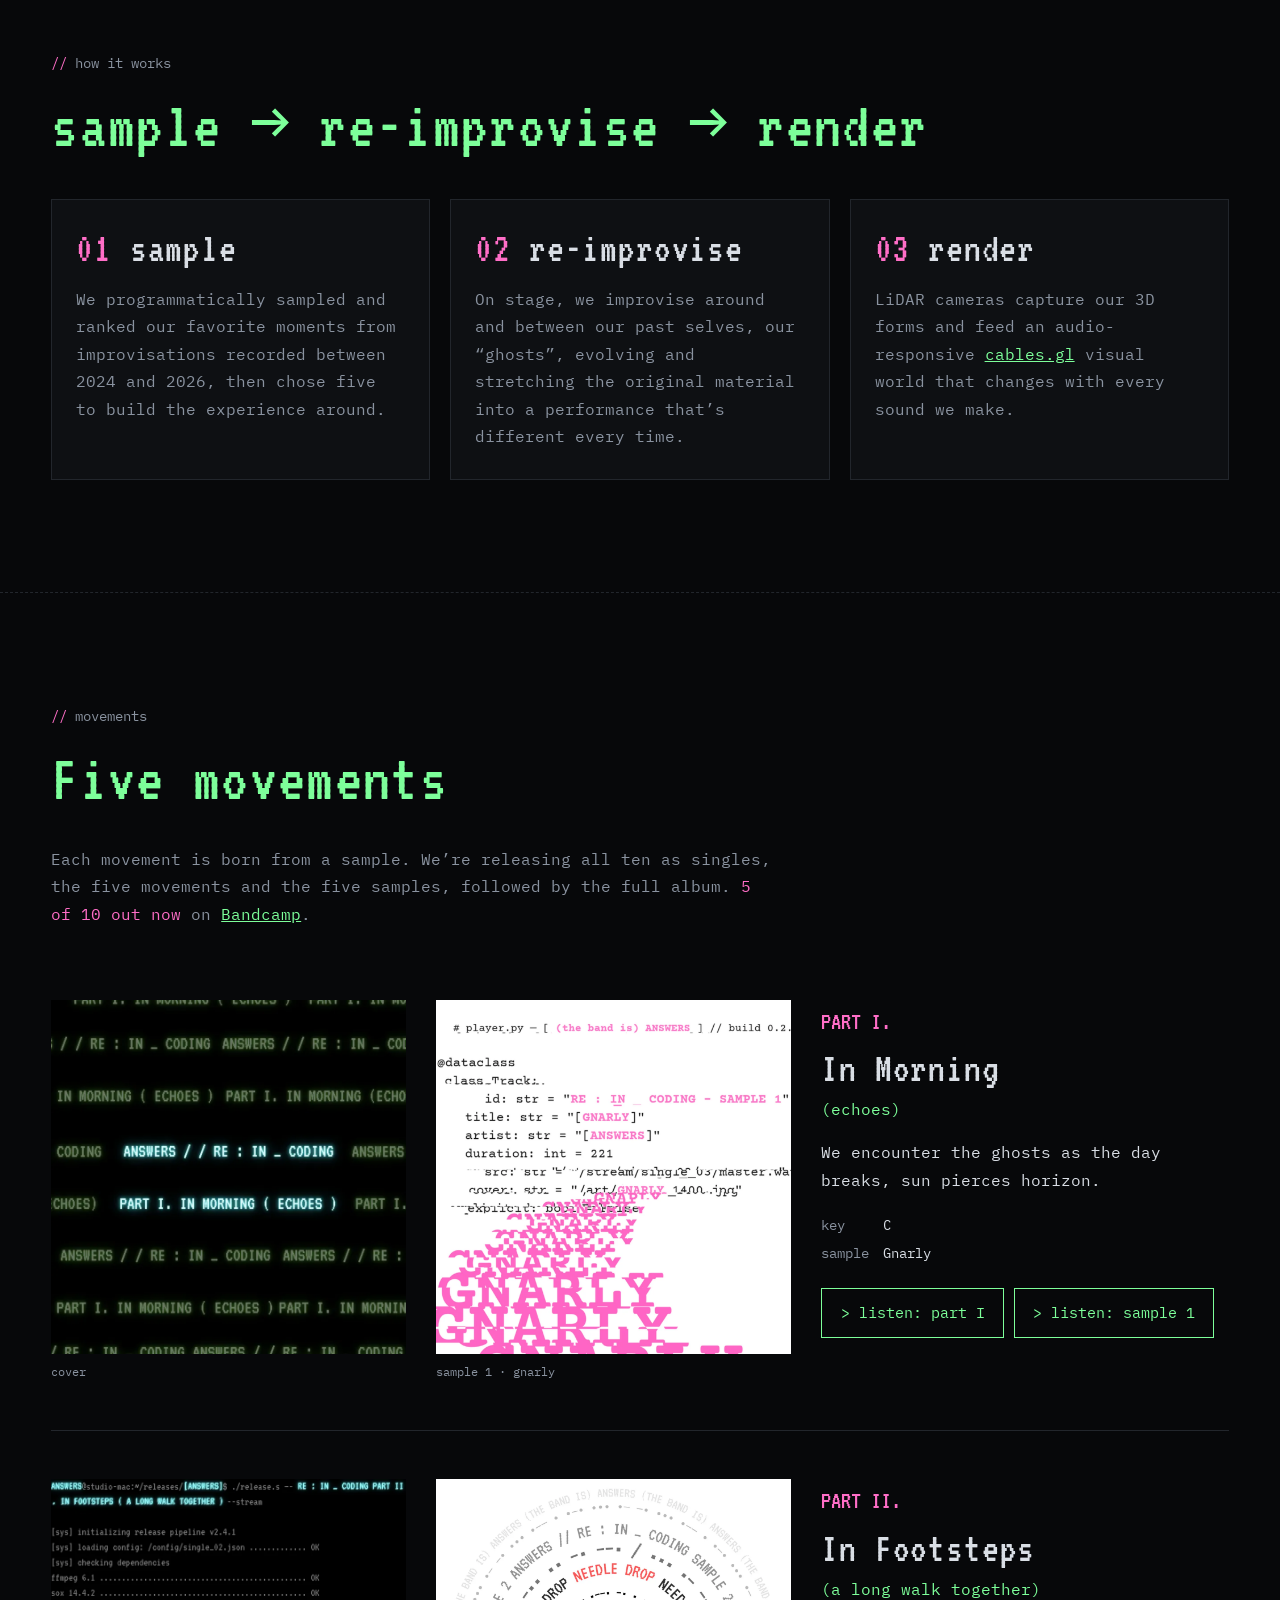
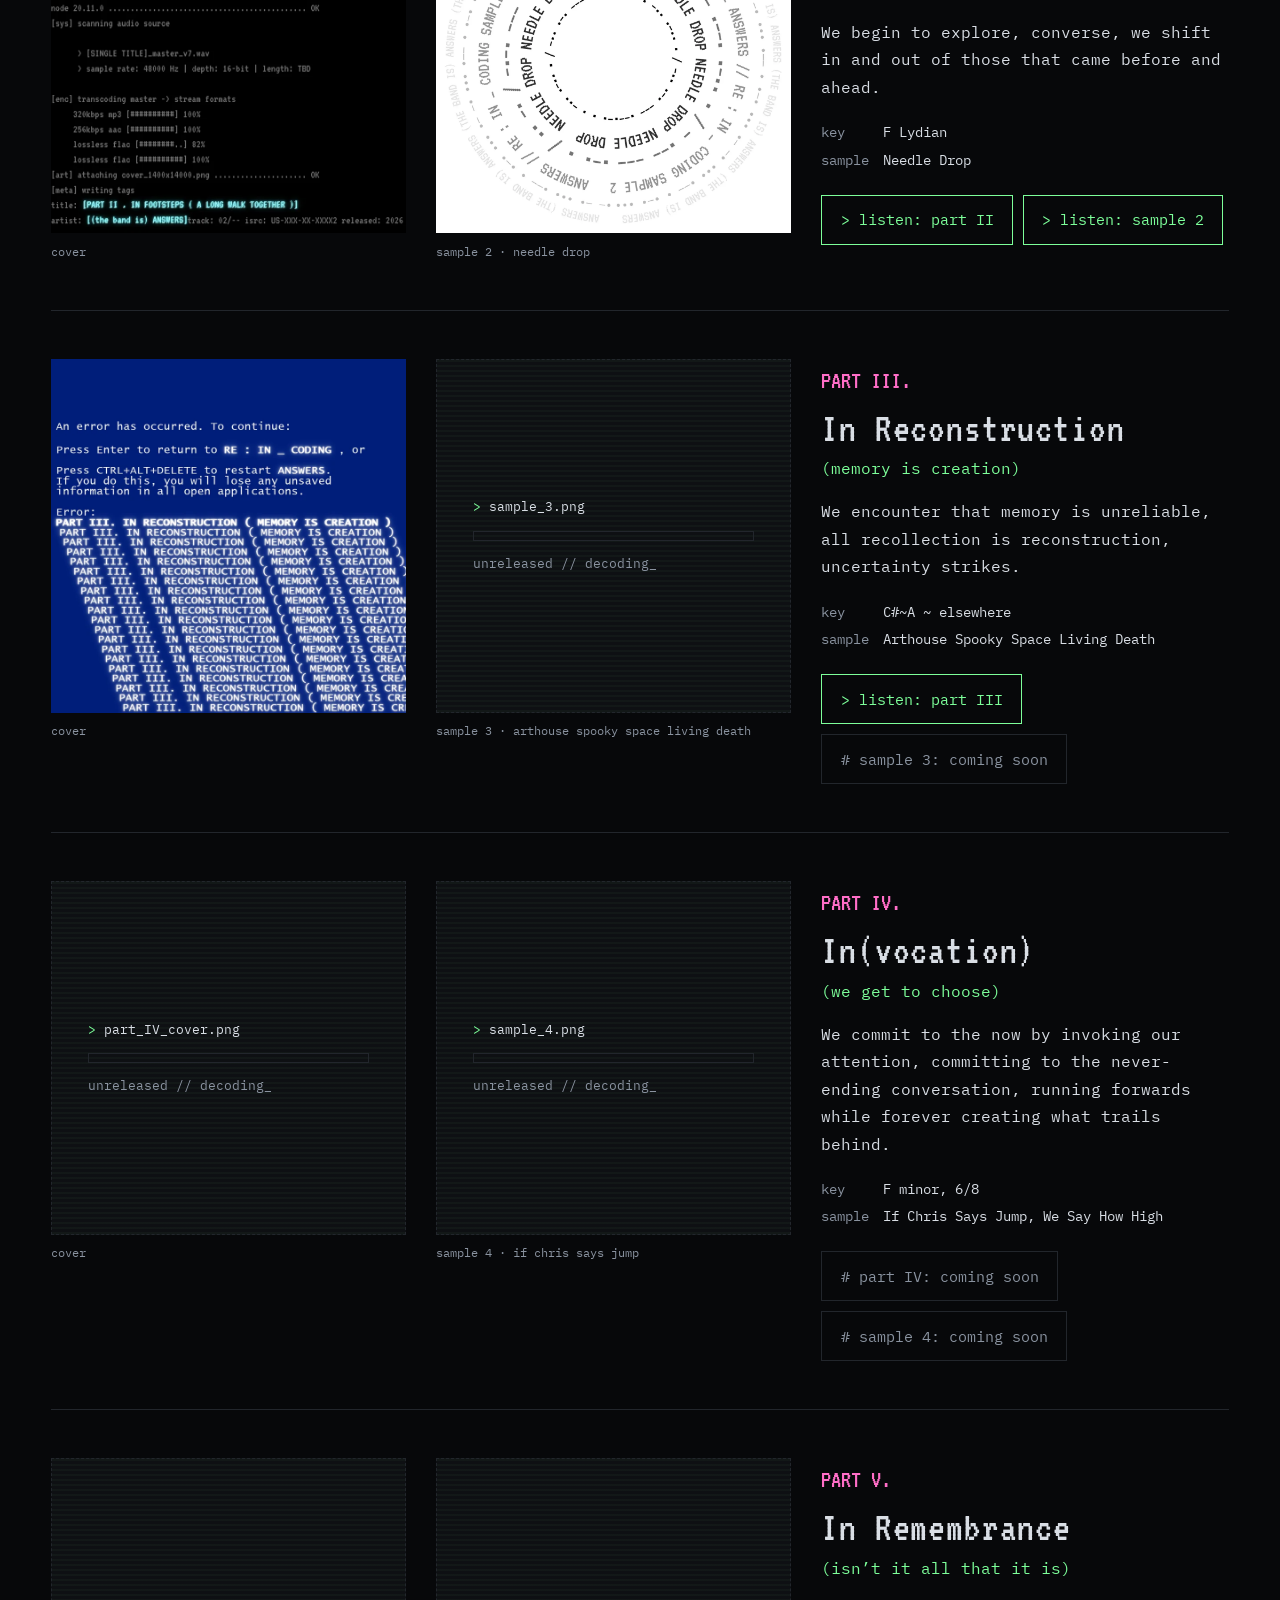
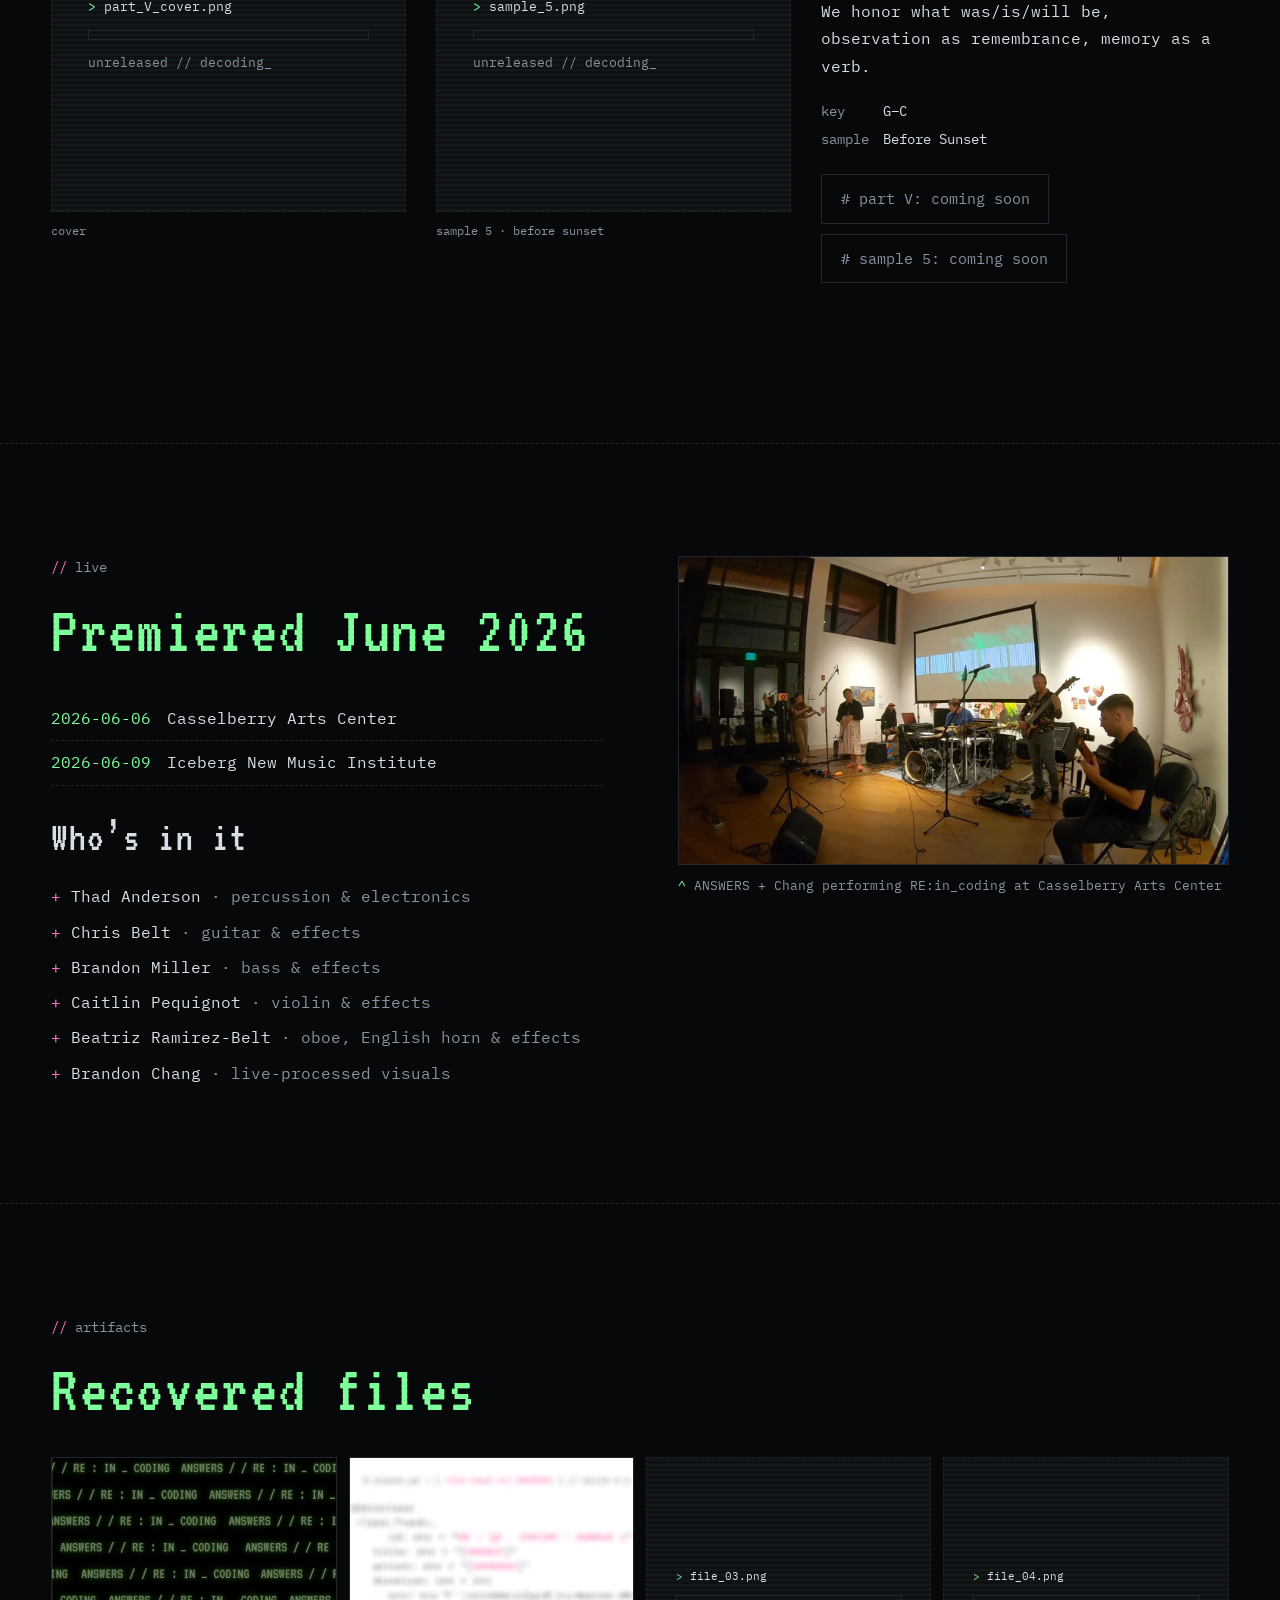
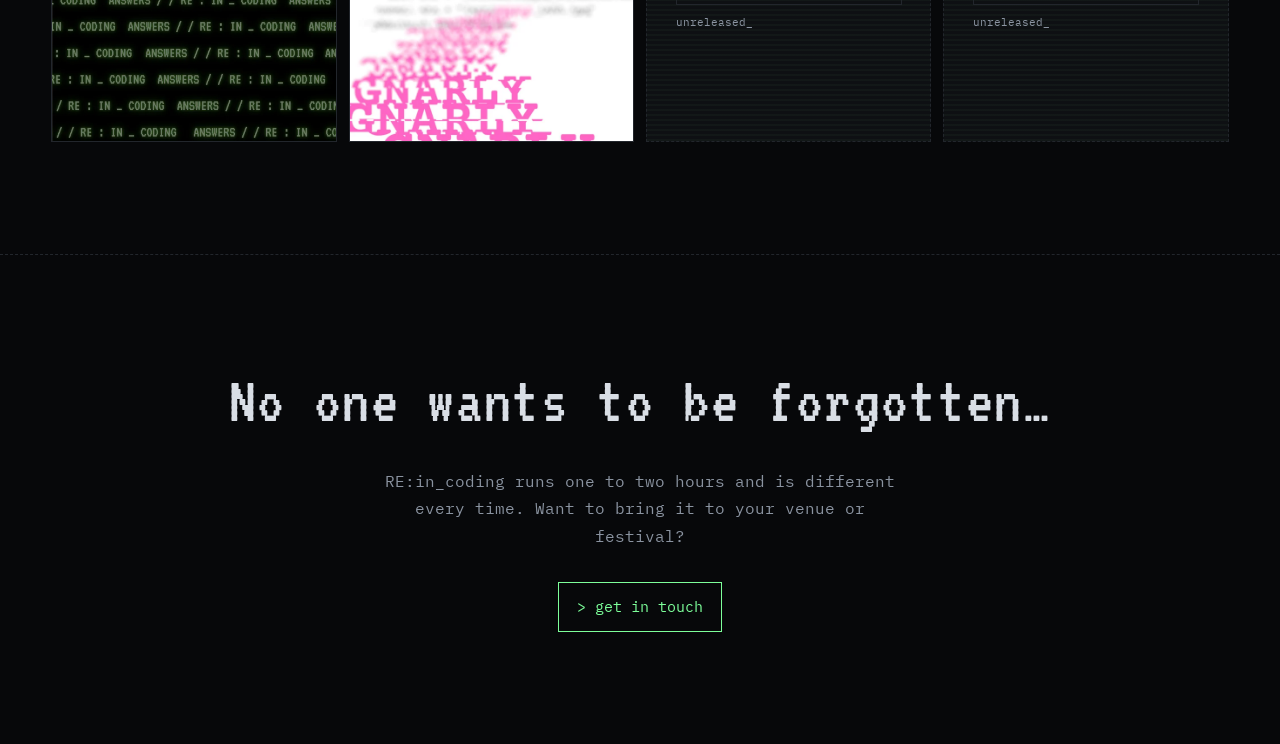
<file: re-in-coding.html>
<!doctype html>
<html lang="en">
<head>
  <meta charset="utf-8">
  <meta name="viewport" content="width=device-width, initial-scale=1">
  <title>RE:in_coding — THE NAME OF THE BAND IS ANSWERS</title>
  <meta name="description" content="RE:in_coding is ANSWERS’ newest project: years of improvised recordings re-encoded into a live, re-improvised, LiDAR-powered audiovisual experience.">
  <link rel="canonical" href="https://thebandisanswers.com/re-in-coding">
  <!-- Social sharing previews (OpenGraph + X/Twitter) -->
  <meta property="og:site_name" content="ANSWERS">
  <meta property="og:type" content="website">
  <meta property="og:title" content="RE:in_coding — THE NAME OF THE BAND IS ANSWERS">
  <meta property="og:description" content="RE:in_coding is ANSWERS’ newest project: years of improvised recordings re-encoded into a live, re-improvised, LiDAR-powered audiovisual experience.">
  <meta property="og:url" content="https://thebandisanswers.com/re-in-coding">
  <meta property="og:image" content="https://thebandisanswers.com/images/og/og-re-in-coding.jpg">
  <meta property="og:image:width" content="1200">
  <meta property="og:image:height" content="630">
  <meta property="og:image:alt" content="ANSWERS performing in a gallery in front of a green LiDAR projection">
  <meta property="og:locale" content="en_US">
  <meta name="twitter:card" content="summary_large_image">
  <meta name="twitter:title" content="RE:in_coding — THE NAME OF THE BAND IS ANSWERS">
  <meta name="twitter:description" content="RE:in_coding is ANSWERS’ newest project: years of improvised recordings re-encoded into a live, re-improvised, LiDAR-powered audiovisual experience.">
  <meta name="twitter:image" content="https://thebandisanswers.com/images/og/og-re-in-coding.jpg">
  <meta name="twitter:image:alt" content="ANSWERS performing in a gallery in front of a green LiDAR projection">
  <link rel="preconnect" href="https://fonts.googleapis.com">
  <link rel="preconnect" href="https://fonts.gstatic.com" crossorigin>
  <link href="https://fonts.googleapis.com/css2?family=IBM+Plex+Mono:ital,wght@0,400;0,500;1,400&family=Poppins:wght@300;400;500;700&family=VT323&display=swap" rel="stylesheet">
  <link rel="stylesheet" href="css/style.css">
  <link rel="icon" type="image/png" href="images/favicon.png">
  <link rel="icon" href="favicon.ico" sizes="any">
  <link rel="apple-touch-icon" href="images/apple-touch-icon.png">
  <link rel="stylesheet" href="css/re-in-coding.css">
</head>
<body class="ric">

  <header class="site-header site-header--light">
    <div class="container">
      <a class="site-title" href="/">The name of the band is ANSWERS</a>
      <button class="menu-toggle" aria-label="Open menu" aria-expanded="false" aria-controls="site-nav"><span></span><span></span></button>
      <nav class="site-nav" id="site-nav" aria-label="Main">
        <a href="/about">About</a>
        <a href="https://answers.bandcamp.com">Bandcamp</a>
        <a href="/press">Press</a>
        <a href="/contact">Contact</a>
        <div class="social">
          <a href="https://www.instagram.com/thebandisanswers/" aria-label="Instagram"><svg viewBox="0 0 24 24" fill="none" stroke="currentColor" stroke-width="2"><rect x="3" y="3" width="18" height="18" rx="5"/><circle cx="12" cy="12" r="4"/><circle cx="17.5" cy="6.5" r="1.2" fill="currentColor" stroke="none"/></svg></a>
          <a href="https://www.facebook.com/weareAnswers" aria-label="Facebook"><svg viewBox="0 0 24 24" fill="currentColor"><path d="M14 8.5V6.6c0-.8.5-1.1 1.1-1.1H17V2h-2.8C11.4 2 10 4 10 6.4v2.1H7.5V12H10v10h4V12h2.7l.5-3.5H14z"/></svg></a>
          <a href="https://www.youtube.com/channel/UCTAjD2TWs6QjuDl4Qg6po9Q" aria-label="YouTube"><svg viewBox="0 0 24 24" fill="currentColor"><path d="M23 7.2a3 3 0 0 0-2.1-2.1C19 4.6 12 4.6 12 4.6s-7 0-8.9.5A3 3 0 0 0 1 7.2 31 31 0 0 0 .5 12a31 31 0 0 0 .5 4.8 3 3 0 0 0 2.1 2.1c1.9.5 8.9.5 8.9.5s7 0 8.9-.5a3 3 0 0 0 2.1-2.1 31 31 0 0 0 .5-4.8 31 31 0 0 0-.5-4.8zM9.8 15.1V8.9l5.4 3.1-5.4 3.1z"/></svg></a>
        </div>
      </nav>
    </div>
  </header>

  <main>

    <!-- Hero -->
    <section class="ric-hero">
      <div class="ric-hero__bg" aria-hidden="true"></div>
      <div class="container">
        <span class="tag">ANSWERS // new project</span>
        <h1 class="ric-title" data-text="RE:in_coding">RE:in_coding</h1>
        <p class="ric-prompt" data-type="re-encoding years of improvised recordings into a live, re-improvised, LiDAR-powered audiovisual experience.">re-encoding years of improvised recordings into a live, re-improvised, LiDAR-powered audiovisual experience.</p>
        <p class="ric-hero__meta"><span>5</span> movements · <span>5</span> samples · <span>1–2</span> hours · unique every time</p>
      </div>
    </section>

    <!-- What is it -->
    <section class="section">
      <div class="container ric-about">
        <div>
          <span class="tag">what is it</span>
          <h2>What is RE:in_coding?</h2>
          <p>RE:in_coding is the synthesis and evolution of more than two years of improvised recordings, turned into a sampled, re-improvised audio and visual experience. We wanted to explore what it would be like to take a massive amount of improvised recorded material and <em>“re-encode”</em> it: re-imagine it in a completely new way.</p>
          <p>Not only are we re-encoding our past material into something new with fresh improvisation, we’re also doing it <em>“in coding”</em>, with live visual art.</p>
        </div>
        <figure class="ric-photo">
          <img src="images/re-in-coding/live-casselberry-1.webp" alt="Caitlin on violin and Beatriz on oboe performing in front of a green LiDAR projection" width="1450" height="807">
          <figcaption>live at Casselberry Arts Center, June 2026</figcaption>
        </figure>
      </div>
    </section>

    <!-- How it works -->
    <section class="section">
      <div class="container">
        <span class="tag">how it works</span>
        <h2>sample → re-improvise → render</h2>
        <div class="ric-steps">
          <div class="ric-step">
            <h3>sample</h3>
            <p>We programmatically sampled and ranked our favorite moments from improvisations recorded between 2024 and 2026, then chose five to build the experience around.</p>
          </div>
          <div class="ric-step">
            <h3>re-improvise</h3>
            <p>On stage, we improvise around and between our past selves, our “ghosts”, evolving and stretching the original material into a performance that’s different every time.</p>
          </div>
          <div class="ric-step">
            <h3>render</h3>
            <p>LiDAR cameras capture our 3D forms and feed an audio-responsive <a href="https://cables.gl">cables.gl</a> visual world that changes with every sound we make.</p>
          </div>
        </div>
      </div>
    </section>

    <!-- Movements -->
    <section class="section" id="movements">
      <div class="container">
        <span class="tag">movements</span>
        <h2>Five movements</h2>
        <p class="ric-release">Each movement is born from a sample. We’re releasing all ten as singles, the five movements and the five samples, followed by the full album. <span>5 of 10 out now</span> on <a href="https://answers.bandcamp.com">Bandcamp</a>.</p>

        <article class="ric-part">
          <div class="ric-part__art">
            <img src="images/re-in-coding/part1-cover-blue.webp" alt="Part I cover: repeating title text in blue on black" width="800" height="800" loading="lazy">
            <span class="label">cover</span>
          </div>
          <div class="ric-part__art">
            <div class="glitch"><img src="images/re-in-coding-gnarly.webp" alt="Sample 1 artwork: a code listing for the track GNARLY, with the word GNARLY glitching in pink" width="1250" height="1250"></div>
            <span class="label">sample 1 · gnarly</span>
          </div>
          <div class="ric-part__text">
            <span class="ric-part__num">PART I.</span>
            <h3>In Morning</h3>
            <p class="ric-part__sub">(echoes)</p>
            <p class="ric-part__note">We encounter the ghosts as the day breaks, sun pierces horizon.</p>
            <dl><dt>key</dt><dd>C</dd><dt>sample</dt><dd>Gnarly</dd></dl>
            <div class="ric-listen">
              <a class="term-btn" href="https://answers.bandcamp.com/track/re-in-coding-part-i-in-morning-echoes">listen: part I</a>
              <a class="term-btn" href="https://answers.bandcamp.com/track/sample-1-gnarly">listen: sample 1</a>
            </div>
          </div>
        </article>

        <article class="ric-part">
          <div class="ric-part__art">
            <img src="images/re-in-coding/part2-cover.webp" alt="Part II cover: a terminal window running a release pipeline" width="800" height="800" loading="lazy">
            <span class="label">cover</span>
          </div>
          <div class="ric-part__art">
            <video class="ric-video" src="images/re-in-coding/sample2-needle-drop.mp4" poster="images/re-in-coding/sample2-needle-drop.webp" width="960" height="960" autoplay muted loop playsinline aria-label="Sample 2 artwork: rotating rings of text circling the words NEEDLE DROP in red"></video>
            <span class="label">sample 2 · needle drop</span>
          </div>
          <div class="ric-part__text">
            <span class="ric-part__num">PART II.</span>
            <h3>In Footsteps</h3>
            <p class="ric-part__sub">(a long walk together)</p>
            <p class="ric-part__note">We begin to explore, converse, we shift in and out of those that came before and ahead.</p>
            <dl><dt>key</dt><dd>F Lydian</dd><dt>sample</dt><dd>Needle Drop</dd></dl>
            <div class="ric-listen">
              <a class="term-btn" href="https://answers.bandcamp.com/track/re-in-coding-part-ii-in-footsteps-a-long-walk-together">listen: part II</a>
              <a class="term-btn" href="https://answers.bandcamp.com/track/sample-2-needle-drop">listen: sample 2</a>
            </div>
          </div>
        </article>

        <article class="ric-part">
          <div class="ric-part__art">
            <img src="images/re-in-coding/part3-cover.webp" alt="Part III cover: a blue error screen repeating PART III. IN RECONSTRUCTION (MEMORY IS CREATION)" width="800" height="800" loading="lazy">
            <span class="label">cover</span>
          </div>
          <div class="ric-part__art">
            <div class="ric-locked" role="img" aria-label="Sample 3 artwork, not released yet"><span class="ric-locked__file">sample_3.png</span><span class="ric-locked__bar" aria-hidden="true"></span><span class="ric-locked__status">unreleased // decoding</span></div>
            <span class="label">sample 3 · arthouse spooky space living death</span>
          </div>
          <div class="ric-part__text">
            <span class="ric-part__num">PART III.</span>
            <h3>In Reconstruction</h3>
            <p class="ric-part__sub">(memory is creation)</p>
            <p class="ric-part__note">We encounter that memory is unreliable, all recollection is reconstruction, uncertainty strikes.</p>
            <dl><dt>key</dt><dd>C#~A ~ elsewhere</dd><dt>sample</dt><dd>Arthouse Spooky Space Living Death</dd></dl>
            <div class="ric-listen">
              <a class="term-btn" href="https://answers.bandcamp.com/track/re-in-coding-part-iii-in-reconstruction-memory-is-creation">listen: part III</a>
              <a class="term-btn" aria-disabled="true">sample 3: coming soon</a>
            </div>
          </div>
        </article>

        <article class="ric-part">
          <div class="ric-part__art">
            <div class="ric-locked" role="img" aria-label="Part IV cover artwork, not released yet"><span class="ric-locked__file">part_IV_cover.png</span><span class="ric-locked__bar" aria-hidden="true"></span><span class="ric-locked__status">unreleased // decoding</span></div>
            <span class="label">cover</span>
          </div>
          <div class="ric-part__art">
            <div class="ric-locked" role="img" aria-label="Sample 4 artwork, not released yet"><span class="ric-locked__file">sample_4.png</span><span class="ric-locked__bar" aria-hidden="true"></span><span class="ric-locked__status">unreleased // decoding</span></div>
            <span class="label">sample 4 · if chris says jump</span>
          </div>
          <div class="ric-part__text">
            <span class="ric-part__num">PART IV.</span>
            <h3>In(vocation)</h3>
            <p class="ric-part__sub">(we get to choose)</p>
            <p class="ric-part__note">We commit to the now by invoking our attention, committing to the never-ending conversation, running forwards while forever creating what trails behind.</p>
            <dl><dt>key</dt><dd>F minor, 6/8</dd><dt>sample</dt><dd>If Chris Says Jump, We Say How High</dd></dl>
            <div class="ric-listen">
              <a class="term-btn" aria-disabled="true">part IV: coming soon</a>
              <a class="term-btn" aria-disabled="true">sample 4: coming soon</a>
            </div>
          </div>
        </article>

        <article class="ric-part">
          <div class="ric-part__art">
            <div class="ric-locked" role="img" aria-label="Part V cover artwork, not released yet"><span class="ric-locked__file">part_V_cover.png</span><span class="ric-locked__bar" aria-hidden="true"></span><span class="ric-locked__status">unreleased // decoding</span></div>
            <span class="label">cover</span>
          </div>
          <div class="ric-part__art">
            <div class="ric-locked" role="img" aria-label="Sample 5 artwork, not released yet"><span class="ric-locked__file">sample_5.png</span><span class="ric-locked__bar" aria-hidden="true"></span><span class="ric-locked__status">unreleased // decoding</span></div>
            <span class="label">sample 5 · before sunset</span>
          </div>
          <div class="ric-part__text">
            <span class="ric-part__num">PART V.</span>
            <h3>In Remembrance</h3>
            <p class="ric-part__sub">(isn’t it all that it is)</p>
            <p class="ric-part__note">We honor what was/is/will be, observation as remembrance, memory as a verb.</p>
            <dl><dt>key</dt><dd>G–C</dd><dt>sample</dt><dd>Before Sunset</dd></dl>
            <div class="ric-listen">
              <a class="term-btn" aria-disabled="true">part V: coming soon</a>
              <a class="term-btn" aria-disabled="true">sample 5: coming soon</a>
            </div>
          </div>
        </article>
      </div>
    </section>

    <!-- Live -->
    <section class="section">
      <div class="container ric-live">
        <div>
          <span class="tag">live</span>
          <h2>Premiered June 2026</h2>
          <ul class="ric-log">
            <li><time datetime="2026-06-06">2026-06-06</time>Casselberry Arts Center</li>
            <li><time datetime="2026-06-09">2026-06-09</time>Iceberg New Music Institute</li>
          </ul>
          <h3>Who’s in it</h3>
          <ul class="ric-people">
            <li>Thad Anderson <span>· percussion &amp; electronics</span></li>
            <li>Chris Belt <span>· guitar &amp; effects</span></li>
            <li>Brandon Miller <span>· bass &amp; effects</span></li>
            <li>Caitlin Pequignot <span>· violin &amp; effects</span></li>
            <li>Beatriz Ramirez-Belt <span>· oboe, English horn &amp; effects</span></li>
            <li>Brandon Chang <span>· live-processed visuals</span></li>
          </ul>
        </div>
        <figure class="ric-photo">
          <img src="images/re-in-coding/live-casselberry-2.webp" alt="ANSWERS performing in a gallery space in front of a LiDAR projection" width="1450" height="811" loading="lazy">
          <figcaption>ANSWERS + Chang performing RE:in_coding at Casselberry Arts Center</figcaption>
        </figure>
      </div>
    </section>

    <!-- Artifacts -->
    <section class="section">
      <div class="container">
        <span class="tag">artifacts</span>
        <h2>Recovered files</h2>
        <div class="ric-archive">
          <img src="images/re-in-coding/part1-cover-green.webp" alt="Part I cover in green: repeating ANSWERS // RE : IN _ CODING text" loading="lazy">
          <img src="images/re-in-coding/part1-sample-blur.webp" alt="Blurred version of the GNARLY sample artwork" loading="lazy">
          <div class="ric-locked ric-locked--small" role="img" aria-label="Artwork not released yet"><span class="ric-locked__file">file_03.png</span><span class="ric-locked__bar" aria-hidden="true"></span><span class="ric-locked__status">unreleased</span></div>
          <div class="ric-locked ric-locked--small" role="img" aria-label="Artwork not released yet"><span class="ric-locked__file">file_04.png</span><span class="ric-locked__bar" aria-hidden="true"></span><span class="ric-locked__status">unreleased</span></div>
        </div>
      </div>
    </section>

    <!-- Closing -->
    <section class="section ric-end">
      <div class="container">
        <h2>No one wants to be forgotten…</h2>
        <p>RE:in_coding runs one to two hours and is different every time. Want to bring it to your venue or festival?</p>
        <a class="term-btn" href="/contact">get in touch</a>
      </div>
    </section>

  </main>

  <!-- Colour-channel filters used by the glitch effect -->
  <svg width="0" height="0" style="position:absolute" aria-hidden="true" focusable="false">
    <filter id="keep-red" color-interpolation-filters="sRGB"><feColorMatrix type="matrix" values="1 0 0 0 0  0 0 0 0 1  0 0 0 0 1  0 0 0 1 0"/></filter>
    <filter id="keep-green" color-interpolation-filters="sRGB"><feColorMatrix type="matrix" values="0 0 0 0 1  0 1 0 0 0  0 0 0 0 1  0 0 0 1 0"/></filter>
    <filter id="keep-blue" color-interpolation-filters="sRGB"><feColorMatrix type="matrix" values="0 0 0 0 1  0 0 0 0 1  0 0 1 0 0  0 0 0 1 0"/></filter>
  </svg>

  <script src="js/main.js"></script>
</body>
</html>
</file>
<file: css/style.css>
/* ==========================================================================
   ANSWERS — site styles
   Mirrors the original Squarespace look: Poppins, black/white sections,
   navy (#253551) buttons, wave dividers.
   ========================================================================== */

:root {
  --black: #000;
  --white: #fff;
  --navy: #253551;
  --pink: #ff6ec7;          /* matches the RE:in_coding artwork */
  --gutter: clamp(16px, 4vw, 52px);
  --max: 1400px;

  --fs-h1: clamp(2.6rem, 5.4vw, 4.75rem);   /* ~76px */
  --fs-h2: clamp(2rem, 3.6vw, 3.14rem);     /* ~50px */
  --fs-h3: clamp(1.6rem, 3vw, 2.67rem);     /* ~43px */
  --fs-h4: clamp(1.15rem, 1.8vw, 1.55rem);  /* ~25px */
  --fs-body: 1.077rem;                      /* ~17px */
}

*, *::before, *::after { box-sizing: border-box; }

html { -webkit-text-size-adjust: 100%; }

body {
  margin: 0;
  font-family: "Poppins", system-ui, sans-serif;
  font-size: var(--fs-body);
  font-weight: 400;
  line-height: 1.8;
  color: var(--black);
  background: var(--white);
}

img { max-width: 100%; height: auto; display: block; }

h1, h2, h3, h4 {
  font-weight: 500;
  line-height: 1.2;
  letter-spacing: -0.01em;
  margin: 0 0 0.5em;
}
h1 { font-size: var(--fs-h1); }
h2 { font-size: var(--fs-h2); }
h3 { font-size: var(--fs-h3); }
h4 { font-size: var(--fs-h4); }

/* Size a heading like another level, so the tag can follow the page outline */
.fs-h1 { font-size: var(--fs-h1); }
.fs-h2 { font-size: var(--fs-h2); }
.fs-h3 { font-size: var(--fs-h3); }
.fs-h4 { font-size: var(--fs-h4); }

p { margin: 0 0 1em; }

a { color: inherit; }

.container {
  width: 100%;
  max-width: var(--max);
  margin: 0 auto;
  padding: 0 var(--gutter);
}

.section { position: relative; padding: clamp(64px, 9vw, 120px) 0; }
.section--black { background: var(--black); color: var(--white); }
.section--navy  { background: var(--navy);  color: var(--white); }
.center { text-align: center; }

.eyebrow {
  font-size: 0.85rem;
  text-transform: uppercase;
  letter-spacing: 0.04em;
  margin-bottom: 1.5em;
}

/* ---------- Buttons ---------- */
.btn {
  display: inline-block;
  padding: 0.9em 1.6em;
  font: inherit;
  line-height: 1.2;
  text-decoration: none;
  background: var(--navy);
  color: var(--white);
  border: 0;
  border-radius: 0;
  transition: opacity 0.2s;
}
.btn:hover { opacity: 0.8; }
.btn--light { background: var(--white); color: var(--black); }

/* ---------- Header ---------- */
.site-header {
  position: absolute;
  inset: 0 0 auto 0;
  z-index: 20;
  padding: 36px 0;
  color: var(--black);
}
.site-header--light { color: var(--white); }

.site-header .container {
  display: flex;
  align-items: center;
  justify-content: space-between;
  gap: 24px;
}

.site-title {
  font-size: clamp(1.1rem, 2vw, 1.75rem);
  font-weight: 300;
  text-transform: uppercase;
  text-decoration: none;
  letter-spacing: 0.01em;
  line-height: 1.2;
}

.site-nav { display: flex; align-items: center; gap: 22px; }
.site-nav a { text-decoration: none; font-size: 1rem; }
.site-nav a[aria-current="page"] {
  text-decoration: underline;
  text-underline-offset: 8px;
  text-decoration-thickness: 1px;
}
.social { display: flex; gap: 14px; margin-left: 8px; }
.social svg { width: 18px; height: 18px; display: block; }

.menu-toggle {
  display: none;
  background: none;
  border: 0;
  color: inherit;
  padding: 8px;
  cursor: pointer;
}
.menu-toggle span {
  display: block;
  width: 26px;
  height: 1.5px;
  background: currentColor;
  margin: 6px 0;
}

@media (max-width: 860px) {
  .menu-toggle { display: block; }
  .site-nav {
    position: fixed;
    inset: 0;
    flex-direction: column;
    justify-content: center;
    gap: 28px;
    background: var(--white);
    color: var(--black);
    font-size: 1.5rem;
    opacity: 0;
    pointer-events: none;
    transition: opacity 0.25s;
  }
  .site-nav a { font-size: 1.6rem; }
  .menu-open .site-nav { opacity: 1; pointer-events: auto; }
  .menu-open .menu-toggle { position: relative; z-index: 30; color: var(--black); }
  .social { margin: 12px 0 0; }
}

/* ---------- Hero (home) ---------- */
.hero {
  position: relative;
  min-height: 100vh;
  min-height: 100svh;
  display: flex;
  align-items: flex-end;
  color: var(--white);
  background: #000 url("../images/hero-band.webp") center / cover no-repeat;
}
.hero::after {
  content: "";
  position: absolute;
  inset: 0;
  background: linear-gradient(to top, rgba(0,0,0,.35), rgba(0,0,0,0) 45%);
}
.hero .container { position: relative; z-index: 1; padding-bottom: clamp(48px, 7vw, 80px); }
.hero__intro {
  font-size: var(--fs-h3);
  font-weight: 500;
  line-height: 1.2;
  letter-spacing: -0.01em;
  margin: 0 0 0.3em;
}
.hero h1 { margin: 0; }
.hero h1 strong { font-weight: 700; }

/* ---------- Split (text + image) ---------- */
.split {
  display: grid;
  grid-template-columns: 1fr 1fr;
  align-items: center;
  gap: clamp(32px, 6vw, 80px);
}
.split--media-left .split__media { order: -1; }
.split__media img { width: 100%; height: auto; }
.split__text p { max-width: 34em; }
.split__text .btn { margin-top: 1em; }

@media (max-width: 760px) {
  .split { grid-template-columns: 1fr; }
  .split--media-left .split__media { order: 0; }
  .split__media { order: -1; }
}

/* Rounded top-right corner image (contact call-out on home) */
.media-arch img { border-top-right-radius: 40%; aspect-ratio: 4 / 3; object-fit: cover; }

/* ---------- Wave dividers ---------- */
.wave {
  display: block;
  width: 100%;
  height: clamp(40px, 6vw, 90px);
  position: absolute;
  left: 0;
  bottom: -1px;
}
.has-wave { padding-bottom: clamp(110px, 14vw, 200px); }

/* ---------- Narrow centered copy ---------- */
.narrow { max-width: 820px; margin: 0 auto; }

/* ---------- Video grid ---------- */
.videos {
  display: grid;
  grid-template-columns: 1fr 1fr;
  gap: clamp(16px, 3vw, 40px);
  margin-top: 48px;
}
.video { position: relative; aspect-ratio: 16 / 9; background: #111; }
.video iframe { position: absolute; inset: 0; width: 100%; height: 100%; border: 0; }
@media (max-width: 760px) { .videos { grid-template-columns: 1fr; } }

/* ---------- Accordion ---------- */
.accordion { border-bottom: 1px solid currentColor; }
.accordion details { border-top: 1px solid currentColor; }
.accordion summary {
  list-style: none;
  cursor: pointer;
  display: flex;
  justify-content: space-between;
  align-items: center;
  gap: 16px;
  padding: 0.15em 0;
}
.accordion summary::-webkit-details-marker { display: none; }
.accordion summary::after {
  content: "+";
  font-weight: 300;
  font-size: 1.6em;
  line-height: 1;
}
.accordion details[open] summary::after { content: "\2212"; }
.accordion .accordion__title { margin: 0; }
.accordion__body { padding: 0.5em 0 1.8em; }

.accordion--members summary { font-size: var(--fs-h2); }
.accordion--members .accordion__title { font-size: inherit; font-weight: 500; }
.accordion--members .accordion__body {
  margin-left: 35%;
  font-size: 1.15rem;
}
.accordion--members .instrument { font-style: italic; }
@media (max-width: 760px) {
  .accordion--members .accordion__body { margin-left: 0; }
}

.accordion--bios { max-width: 1000px; margin: 0 auto; }
.accordion--bios summary { font-size: 1.05rem; padding: 0.6em 0; }
.accordion--bios summary::after { font-size: 1.3em; }
.accordion--bios .accordion__body { padding: 0.5em 8% 2em; font-size: 1.3rem; }

/* ---------- About ---------- */
.page-intro { padding-top: clamp(150px, 16vw, 190px); }
.about-photo { width: 100%; max-width: 680px; margin: 0 auto; }

/* ---------- Press ---------- */
/* Collage: photos are placed in % of a fixed-proportion frame so the
   layout holds together at any width. */
.press-hero {
  position: relative;
  max-width: var(--max);
  margin: 0 auto;
  aspect-ratio: 1280 / 1100;
}
.press-hero__img { position: absolute; object-fit: cover; }
.press-hero__img--a { left: 0;  top: 24%; width: 46%; height: 58%; filter: grayscale(1); }
.press-hero__img--b { right: 4%; top: 11%; width: 34%; height: 28%; }
.press-hero__img--c { right: 4%; top: 66%; width: 46%; height: 32%; }
.press-hero h1 {
  position: absolute;
  left: 50%;
  top: 46%;
  transform: translate(-50%, -50%);
  z-index: 1;
  margin: 0;
}
@media (max-width: 760px) {
  .press-hero { aspect-ratio: auto; padding: 120px var(--gutter) 0; }
  .press-hero__img { position: static; width: 100% !important; height: auto !important; margin-bottom: 16px; }
  .press-hero h1 { position: static; transform: none; text-align: center; margin: 24px 0; }
}

.quotes { display: grid; grid-template-columns: 1fr 1fr; gap: 24px; margin-top: 2.5em; }
.quotes blockquote {
  font-size: var(--fs-h3);
  font-weight: 500;
  line-height: 1.2;
  letter-spacing: -0.01em;
  margin: 0 0 0.5em;
}
.quotes cite { font-style: normal; font-size: 0.9rem; }
@media (max-width: 760px) { .quotes { grid-template-columns: 1fr; } }

.who { display: grid; grid-template-columns: 1fr 1fr; gap: 40px; }
.who__body { font-size: 0.95rem; }
.who__body a { color: var(--navy); }
@media (max-width: 760px) { .who { grid-template-columns: 1fr; } }

.gallery { columns: 4 220px; column-gap: 12px; }
.gallery a { display: block; margin-bottom: 12px; break-inside: avoid; }

.crown { font-size: 0.95rem; }
.crown blockquote { margin: 0 0 1.5em; font-style: italic; }

/* ---------- Contact ---------- */
.contact-hero { min-height: 600px; padding-top: 180px; }
.contact-hero .container { max-width: 1100px; }

/* ==========================================================================
   RE:in_coding feature — glitch reveal
   The artwork is one flattened image, so the "text" glitches in by:
   1) splitting the image into R, G and B channel layers that are pulled
      apart and snap back together (chromatic aberration), and
   2) revealing it top-to-bottom in stepped lines, like code being printed,
   3) while horizontal slices of the image jitter sideways.
   When the layers line up, multiply-blending them rebuilds the exact image.
   ========================================================================== */

.glitch {
  position: relative;
  aspect-ratio: 1 / 1;
  background: var(--white);
  overflow: hidden;
  isolation: isolate;
}
.glitch__layer,
.glitch__slice {
  position: absolute;
  inset: 0;
  width: 100%;
  height: 100%;
  object-fit: cover;
}
.glitch__layer { mix-blend-mode: multiply; }
.glitch__layer--r { filter: url(#keep-red); }
.glitch__layer--g { filter: url(#keep-green); }
.glitch__layer--b { filter: url(#keep-blue); }
.glitch__slice { opacity: 0; z-index: 2; }

/* Before the section scrolls into view: hidden. */
.glitch:not(.is-revealed) .glitch__stack { clip-path: inset(0 0 100% 0); }

.glitch__stack { position: absolute; inset: 0; }

/* First reveal */
.glitch.is-revealed:not(.is-done) .glitch__stack {
  animation: glitch-print 1.4s steps(12, end) both;
}
.glitch.is-revealed:not(.is-done) .glitch__layer--r { animation: glitch-r 1.9s cubic-bezier(.2,.7,.3,1) both; }
.glitch.is-revealed:not(.is-done) .glitch__layer--b { animation: glitch-b 1.9s cubic-bezier(.2,.7,.3,1) both; }
.glitch.is-revealed:not(.is-done) .glitch__slice--1 { animation: glitch-slice-1 1.9s steps(1, end) both; }
.glitch.is-revealed:not(.is-done) .glitch__slice--2 { animation: glitch-slice-2 1.9s steps(1, end) both; }
.glitch.is-revealed:not(.is-done) .glitch__slice--3 { animation: glitch-slice-3 1.9s steps(1, end) both; }

/* Short replay on hover, after the reveal has finished */
.glitch.is-done.is-replaying .glitch__layer--r { animation: glitch-r 0.6s cubic-bezier(.2,.7,.3,1) both; }
.glitch.is-done.is-replaying .glitch__layer--b { animation: glitch-b 0.6s cubic-bezier(.2,.7,.3,1) both; }
.glitch.is-done.is-replaying .glitch__slice--1 { animation: glitch-slice-1 0.6s steps(1, end) both; }
.glitch.is-done.is-replaying .glitch__slice--2 { animation: glitch-slice-2 0.6s steps(1, end) both; }

@keyframes glitch-print {
  from { clip-path: inset(0 0 100% 0); }
  to   { clip-path: inset(0 0 0 0); }
}

@keyframes glitch-r {
  0%   { transform: translate(-14px, 0); }
  12%  { transform: translate(10px, -2px); }
  24%  { transform: translate(-8px, 2px); }
  38%  { transform: translate(6px, 0); }
  52%  { transform: translate(-4px, 1px); }
  64%  { transform: translate(18px, 0); }
  70%  { transform: translate(-3px, 0); }
  84%  { transform: translate(2px, 0); }
  100% { transform: translate(0, 0); }
}
@keyframes glitch-b {
  0%   { transform: translate(14px, 0); }
  12%  { transform: translate(-10px, 2px); }
  24%  { transform: translate(8px, -2px); }
  38%  { transform: translate(-6px, 0); }
  52%  { transform: translate(4px, -1px); }
  64%  { transform: translate(-18px, 0); }
  70%  { transform: translate(3px, 0); }
  84%  { transform: translate(-2px, 0); }
  100% { transform: translate(0, 0); }
}

/* Slices: a thin band of the image appears shifted sideways, then vanishes. */
@keyframes glitch-slice-1 {
  0%   { opacity: 1; clip-path: inset(8% 0 84% 0);  transform: translateX(-6%); }
  10%  { opacity: 1; clip-path: inset(30% 0 62% 0); transform: translateX(5%); }
  22%  { opacity: 0; }
  40%  { opacity: 1; clip-path: inset(55% 0 38% 0); transform: translateX(-9%); }
  48%  { opacity: 1; clip-path: inset(72% 0 20% 0); transform: translateX(7%); }
  58%  { opacity: 0; }
  76%  { opacity: 1; clip-path: inset(80% 0 8% 0);  transform: translateX(-4%); }
  82%  { opacity: 0; }
  100% { opacity: 0; }
}
@keyframes glitch-slice-2 {
  0%   { opacity: 0; }
  16%  { opacity: 1; clip-path: inset(18% 0 76% 0); transform: translateX(8%); }
  28%  { opacity: 1; clip-path: inset(44% 0 50% 0); transform: translateX(-5%); }
  36%  { opacity: 0; }
  60%  { opacity: 1; clip-path: inset(62% 0 30% 0); transform: translateX(12%); }
  68%  { opacity: 1; clip-path: inset(86% 0 4% 0);  transform: translateX(-7%); }
  74%  { opacity: 0; }
  100% { opacity: 0; }
}
@keyframes glitch-slice-3 {
  0%   { opacity: 0; }
  32%  { opacity: 1; clip-path: inset(36% 0 58% 0); transform: translateX(-12%); }
  44%  { opacity: 0; }
  66%  { opacity: 1; clip-path: inset(68% 0 22% 0); transform: translateX(10%); }
  72%  { opacity: 1; clip-path: inset(76% 0 16% 0); transform: translateX(-3%); }
  88%  { opacity: 0; }
  100% { opacity: 0; }
}

@media (prefers-reduced-motion: reduce) {
  .glitch:not(.is-revealed) .glitch__stack { clip-path: none; }
  .glitch .glitch__stack,
  .glitch .glitch__layer,
  .glitch .glitch__slice { animation: none !important; }
}

/* Visually hidden helper */
.sr-only {
  position: absolute !important;
  width: 1px; height: 1px;
  margin: -1px; padding: 0;
  overflow: hidden;
  clip: rect(0 0 0 0);
  white-space: nowrap;
  border: 0;
}

/* ---------- 404 ---------- */
.notfound { min-height: 100vh; min-height: 100svh; }
.notfound-links { list-style: none; padding: 0; margin: 1.5em 0 0; display: flex; flex-wrap: wrap; gap: 0.6em 1.6em; }
.notfound-links a { text-decoration: underline; text-underline-offset: 0.2em; }
</file>
<file: css/re-in-coding.css>
/* ==========================================================================
   RE:in_coding page — retro-terminal theme
   Loaded after style.css, only on re-in-coding.html.
   ========================================================================== */

.ric {
  --bg: #07080a;
  --panel: #0e1013;
  --line: #22262c;
  --text: #d9dee5;
  --dim: #8a93a0;
  --green: #7dff9a;
  --pink: #ff6ec7;
  --cyan: #63e6ff;
  --mono: "IBM Plex Mono", ui-monospace, SFMono-Regular, Menlo, monospace;
  --pixel: "VT323", var(--mono);

  background: var(--bg);
  color: var(--text);
  font-family: var(--mono);
  font-size: 0.98rem;
  line-height: 1.75;
}

/* Faint CRT scanlines over everything */
.ric::after {
  content: "";
  position: fixed;
  inset: 0;
  pointer-events: none;
  z-index: 50;
  background: repeating-linear-gradient(
    to bottom,
    rgba(255, 255, 255, 0.025) 0,
    rgba(255, 255, 255, 0.025) 1px,
    transparent 1px,
    transparent 3px
  );
}

.ric h1, .ric h2, .ric h3 {
  font-family: var(--pixel);
  font-weight: 400;
  letter-spacing: 0.02em;
  line-height: 1;
}
.ric h2 { font-size: clamp(2.6rem, 6vw, 4.2rem); color: var(--green); }
.ric h3 { font-size: clamp(1.9rem, 3.6vw, 2.6rem); }

.ric a { color: var(--green); }

/* Keep the shared header looking the same as on the other pages */
.ric .site-header { font-family: "Poppins", system-ui, sans-serif; }
.ric .site-header a { color: inherit; }
.ric ::selection { background: var(--pink); color: #000; }

.ric .section { padding: clamp(64px, 9vw, 112px) 0; }
.ric .section + .section { border-top: 1px dashed var(--line); }

/* Small "// label" above headings */
.ric .tag {
  display: block;
  color: var(--dim);
  font-size: 0.85rem;
  margin-bottom: 1.2em;
}
.ric .tag::before { content: "// "; color: var(--pink); }

/* Terminal-style button */
.ric .term-btn {
  display: inline-block;
  font-family: var(--mono);
  font-size: 0.95rem;
  padding: 0.7em 1.2em;
  border: 1px solid var(--green);
  color: var(--green);
  background: transparent;
  text-decoration: none;
  transition: background 0.15s, color 0.15s;
}
.ric .term-btn::before { content: "> "; }
.ric .term-btn:hover { background: var(--green); color: #000; }
.ric .term-btn[aria-disabled="true"] {
  border-color: var(--line);
  color: var(--dim);
  pointer-events: none;
}
.ric .term-btn[aria-disabled="true"]::before { content: "# "; }

/* ---------- Hero ---------- */
.ric-hero {
  position: relative;
  min-height: 92vh;
  min-height: 92svh;
  display: flex;
  align-items: center;
  overflow: hidden;
  padding: 140px 0 80px;
}
.ric-hero__bg {
  position: absolute;
  inset: 0;
  background: url("../images/re-in-coding/part1-cover-green.webp") center / cover;
  opacity: 0.16;
  animation: ric-drift 40s linear infinite alternate;
}
@keyframes ric-drift {
  from { transform: scale(1.1) translateX(-2%); }
  to   { transform: scale(1.1) translateX(2%); }
}
.ric-hero .container { position: relative; }

.ric-title {
  position: relative;
  display: inline-block;
  font-size: clamp(4.5rem, 15vw, 12rem);
  color: var(--text);
  margin: 0 0 0.25em;
}
/* RGB-split glitch on the title text */
.ric-title::before,
.ric-title::after {
  content: attr(data-text);
  position: absolute;
  inset: 0;
  pointer-events: none;
}
.ric-title::before { color: var(--pink); mix-blend-mode: screen; animation: ric-glitch-a 3.2s infinite steps(1, end); }
.ric-title::after  { color: var(--cyan); mix-blend-mode: screen; animation: ric-glitch-b 3.2s infinite steps(1, end); }
@keyframes ric-glitch-a {
  0%, 86%, 100% { transform: none; clip-path: inset(0 0 100% 0); }
  88% { transform: translate(-4px, 0); clip-path: inset(10% 0 60% 0); }
  90% { transform: translate(5px, 0);  clip-path: inset(55% 0 20% 0); }
  92% { transform: translate(-3px, 0); clip-path: inset(30% 0 45% 0); }
  94% { transform: none; clip-path: inset(0 0 100% 0); }
}
@keyframes ric-glitch-b {
  0%, 87%, 100% { transform: none; clip-path: inset(0 0 100% 0); }
  89% { transform: translate(4px, 0);  clip-path: inset(65% 0 5% 0); }
  91% { transform: translate(-5px, 0); clip-path: inset(20% 0 62% 0); }
  93% { transform: translate(3px, 0);  clip-path: inset(40% 0 30% 0); }
  95% { transform: none; clip-path: inset(0 0 100% 0); }
}

/* Typed-in prompt line */
.ric-prompt {
  font-size: clamp(1rem, 1.8vw, 1.25rem);
  max-width: 46em;
  min-height: 3.6em;
  color: var(--text);
}
.ric-prompt::before { content: "$ "; color: var(--green); }
.ric-cursor {
  display: inline-block;
  width: 0.6em;
  height: 1.1em;
  margin-left: 2px;
  vertical-align: text-bottom;
  background: var(--green);
  animation: ric-blink 1s steps(1, end) infinite;
}
@keyframes ric-blink { 50% { opacity: 0; } }

.ric-hero__meta {
  margin-top: 2em;
  color: var(--dim);
  font-size: 0.9rem;
}
.ric-hero__meta span { color: var(--pink); }

/* ---------- About ---------- */
.ric-about {
  display: grid;
  grid-template-columns: 1.1fr 1fr;
  gap: clamp(32px, 6vw, 80px);
  align-items: center;
}
.ric-about p { max-width: 38em; }
.ric-about em { color: var(--pink); font-style: normal; }
.ric figure { margin: 0; }
.ric figcaption { color: var(--dim); font-size: 0.8rem; margin-top: 0.8em; }
.ric figcaption::before { content: "^ "; color: var(--green); }
.ric-photo img { width: 100%; border: 1px solid var(--line); }
@media (max-width: 860px) { .ric-about { grid-template-columns: 1fr; } }

/* ---------- Process steps ---------- */
.ric-steps {
  display: grid;
  grid-template-columns: repeat(3, 1fr);
  gap: 20px;
  margin-top: 40px;
  counter-reset: step;
}
.ric-step {
  border: 1px solid var(--line);
  background: var(--panel);
  padding: 28px 24px;
}
.ric-step h3 { color: var(--text); margin: 0 0 0.4em; }
.ric-step h3::before {
  counter-increment: step;
  content: "0" counter(step) " ";
  color: var(--pink);
}
.ric-step p { margin: 0; color: var(--dim); }
@media (max-width: 860px) { .ric-steps { grid-template-columns: 1fr; } }

/* ---------- Movements ---------- */
.ric-part {
  display: grid;
  grid-template-columns: minmax(0, 1fr) minmax(0, 1fr) minmax(0, 1.15fr);
  gap: clamp(16px, 2.4vw, 32px);
  align-items: start;
  padding: 48px 0;
  border-top: 1px solid var(--line);
}
.ric-part:first-of-type { border-top: 0; }
.ric-part--no-cover { grid-template-columns: minmax(0, 1fr) minmax(0, 2.15fr); }
.ric-part__art { position: relative; }
.ric-video { display: block; width: 100%; height: auto; aspect-ratio: 1 / 1; background: #fff; }
.ric-part__art .label {
  display: block;
  font-size: 0.75rem;
  color: var(--dim);
  margin-top: 0.6em;
}
.ric-part__num { color: var(--pink); font-family: var(--pixel); font-size: 1.6rem; }
.ric-part h3 { margin: 0.1em 0 0.15em; color: var(--text); }
.ric-part__sub { color: var(--green); margin-bottom: 1em; }
.ric-part__note { margin-bottom: 1.2em; }
.ric-part dl {
  display: grid;
  grid-template-columns: auto 1fr;
  gap: 0.2em 1em;
  margin: 0 0 1.6em;
  font-size: 0.88rem;
}
.ric-part dt { color: var(--dim); }
.ric-listen { display: flex; flex-wrap: wrap; gap: 10px; }

.ric-release { max-width: 46em; color: var(--dim); margin-bottom: 1.5em; }
.ric-release span { color: var(--pink); }
.ric-part dd { margin: 0; }
@media (max-width: 960px) {
  .ric-part, .ric-part--no-cover { grid-template-columns: 1fr 1fr; }
  .ric-part__text { grid-column: 1 / -1; }
}
@media (max-width: 520px) {
  .ric-part, .ric-part--no-cover { grid-template-columns: 1fr; }
}

/* Placeholder for artwork that hasn't been released yet.
   Swap it for the real <img> (or .glitch for a sample) on release day. */
.ric-locked {
  aspect-ratio: 1 / 1;
  display: flex;
  flex-direction: column;
  justify-content: center;
  gap: 12px;
  padding: 10%;
  border: 1px dashed var(--line);
  background:
    repeating-linear-gradient(0deg, rgba(125, 255, 154, 0.035) 0 2px, transparent 2px 5px),
    var(--panel);
  font-size: 0.8rem;
  color: var(--dim);
  overflow: hidden;
}
.ric-locked__file { color: var(--text); }
.ric-locked__file::before { content: "> "; color: var(--green); }
.ric-locked__bar {
  position: relative;
  height: 10px;
  border: 1px solid var(--line);
}
.ric-locked__bar::after {
  content: "";
  position: absolute;
  inset: 1px auto 1px 1px;
  width: 0;
  background: var(--green);
  opacity: 0.7;
  animation: ric-decode 4.5s steps(18, end) infinite;
}
@keyframes ric-decode {
  0%   { width: 0; }
  70%  { width: 62%; }
  71%, 100% { width: 0; }
}
.ric-locked__status::after {
  content: "_";
  animation: ric-blink 1s steps(1, end) infinite;
}
.ric-locked--small { font-size: 0.7rem; gap: 8px; }

/* Note: .glitch must keep its white background. The effect rebuilds the
   image by multiply-blending its colour layers, which needs a white base. */

/* ---------- Live ---------- */
.ric-live {
  display: grid;
  grid-template-columns: 1fr 1fr;
  gap: clamp(32px, 6vw, 80px);
}
.ric-log { list-style: none; padding: 0; margin: 0 0 2em; }
.ric-log li { padding: 0.5em 0; border-bottom: 1px dashed var(--line); }
.ric-log time { color: var(--green); margin-right: 1em; }
.ric-people { list-style: none; padding: 0; margin: 0; }
.ric-people li { padding: 0.25em 0; }
.ric-people li::before { content: "+ "; color: var(--pink); }
.ric-people span { color: var(--dim); }
@media (max-width: 860px) { .ric-live { grid-template-columns: 1fr; } }

/* ---------- Archive strip ---------- */
.ric-archive {
  display: grid;
  grid-template-columns: repeat(4, 1fr);
  gap: 12px;
  margin-top: 32px;
}
.ric-archive img { width: 100%; aspect-ratio: 1; object-fit: cover; border: 1px solid var(--line); }
@media (max-width: 760px) { .ric-archive { grid-template-columns: repeat(2, 1fr); } }

/* ---------- Closing ---------- */
.ric-end { text-align: center; }
.ric-end h2 { color: var(--text); }
.ric-end p { color: var(--dim); max-width: 34em; margin: 0 auto 2em; }

@media (prefers-reduced-motion: reduce) {
  .ric-hero__bg, .ric-title::before, .ric-title::after, .ric-cursor,
  .ric-locked__bar::after, .ric-locked__status::after { animation: none; }
  .ric-locked__bar::after { width: 62%; }
}
</file>
